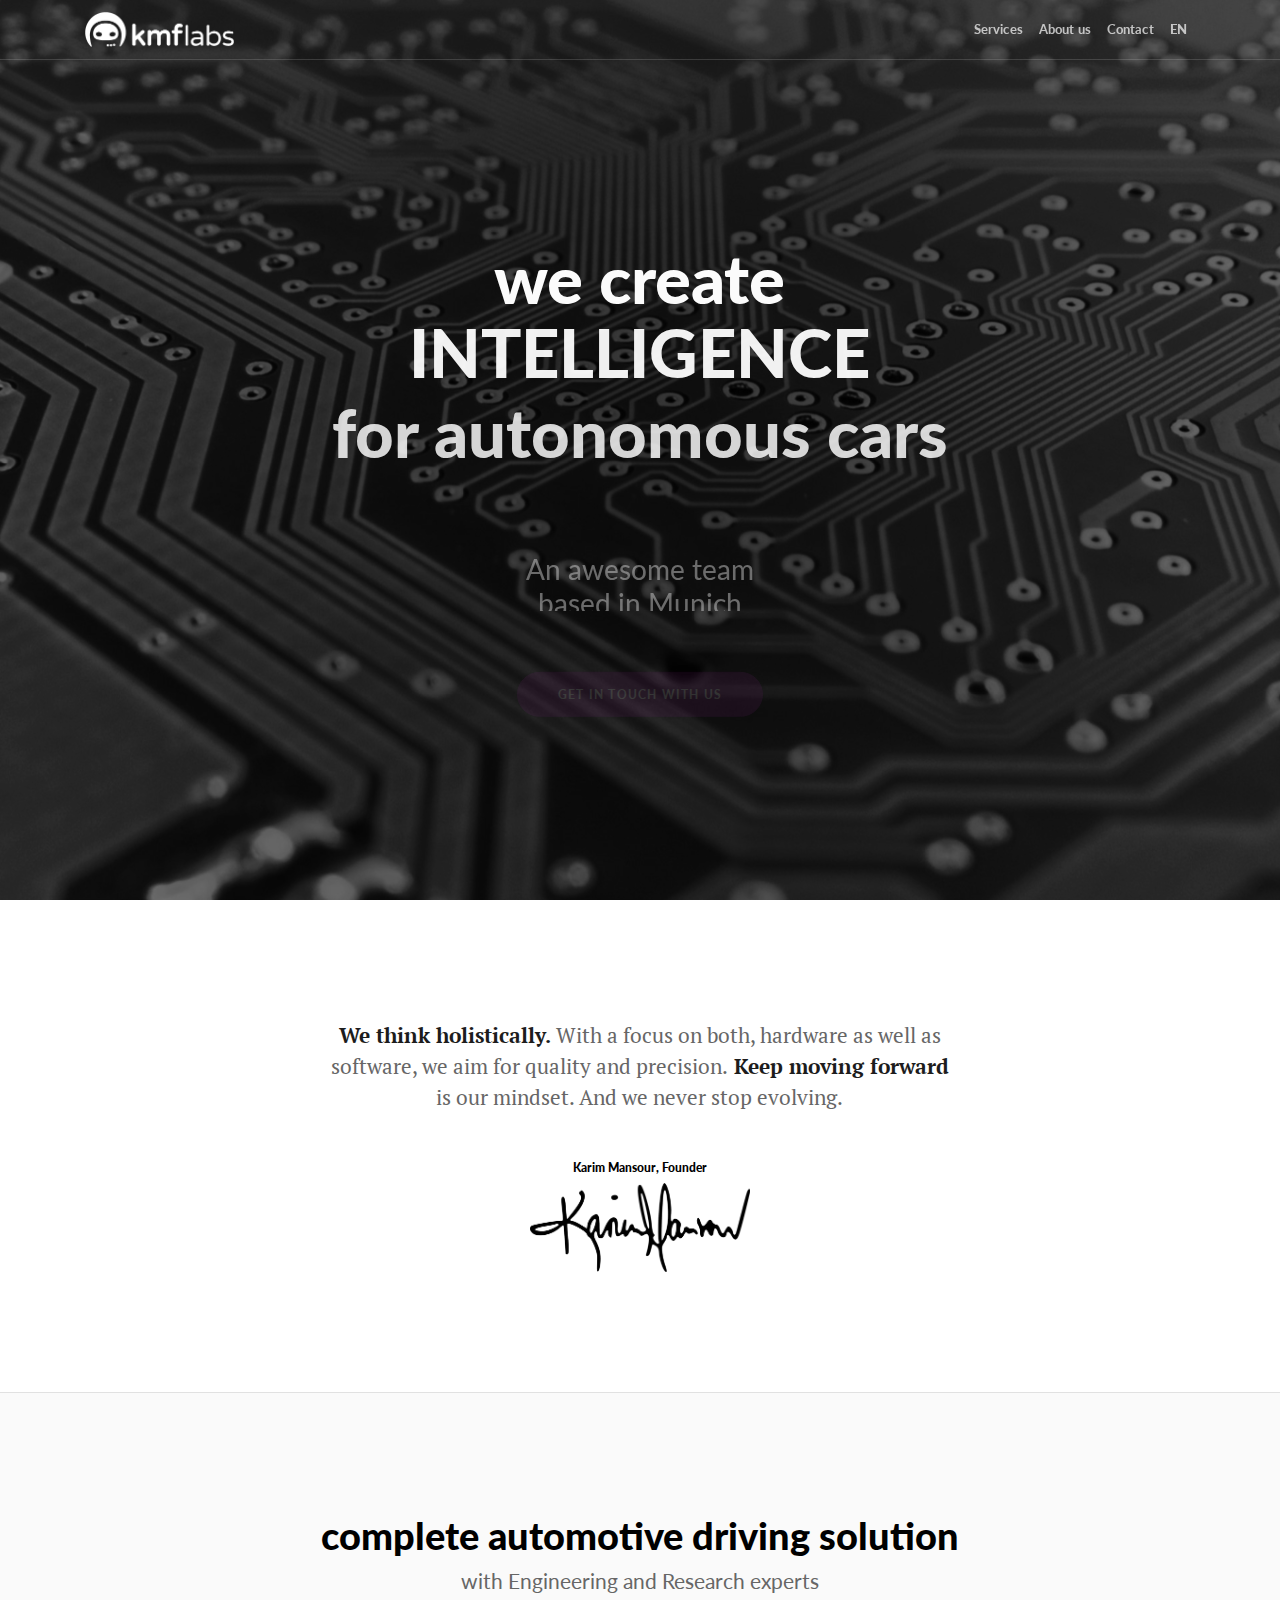
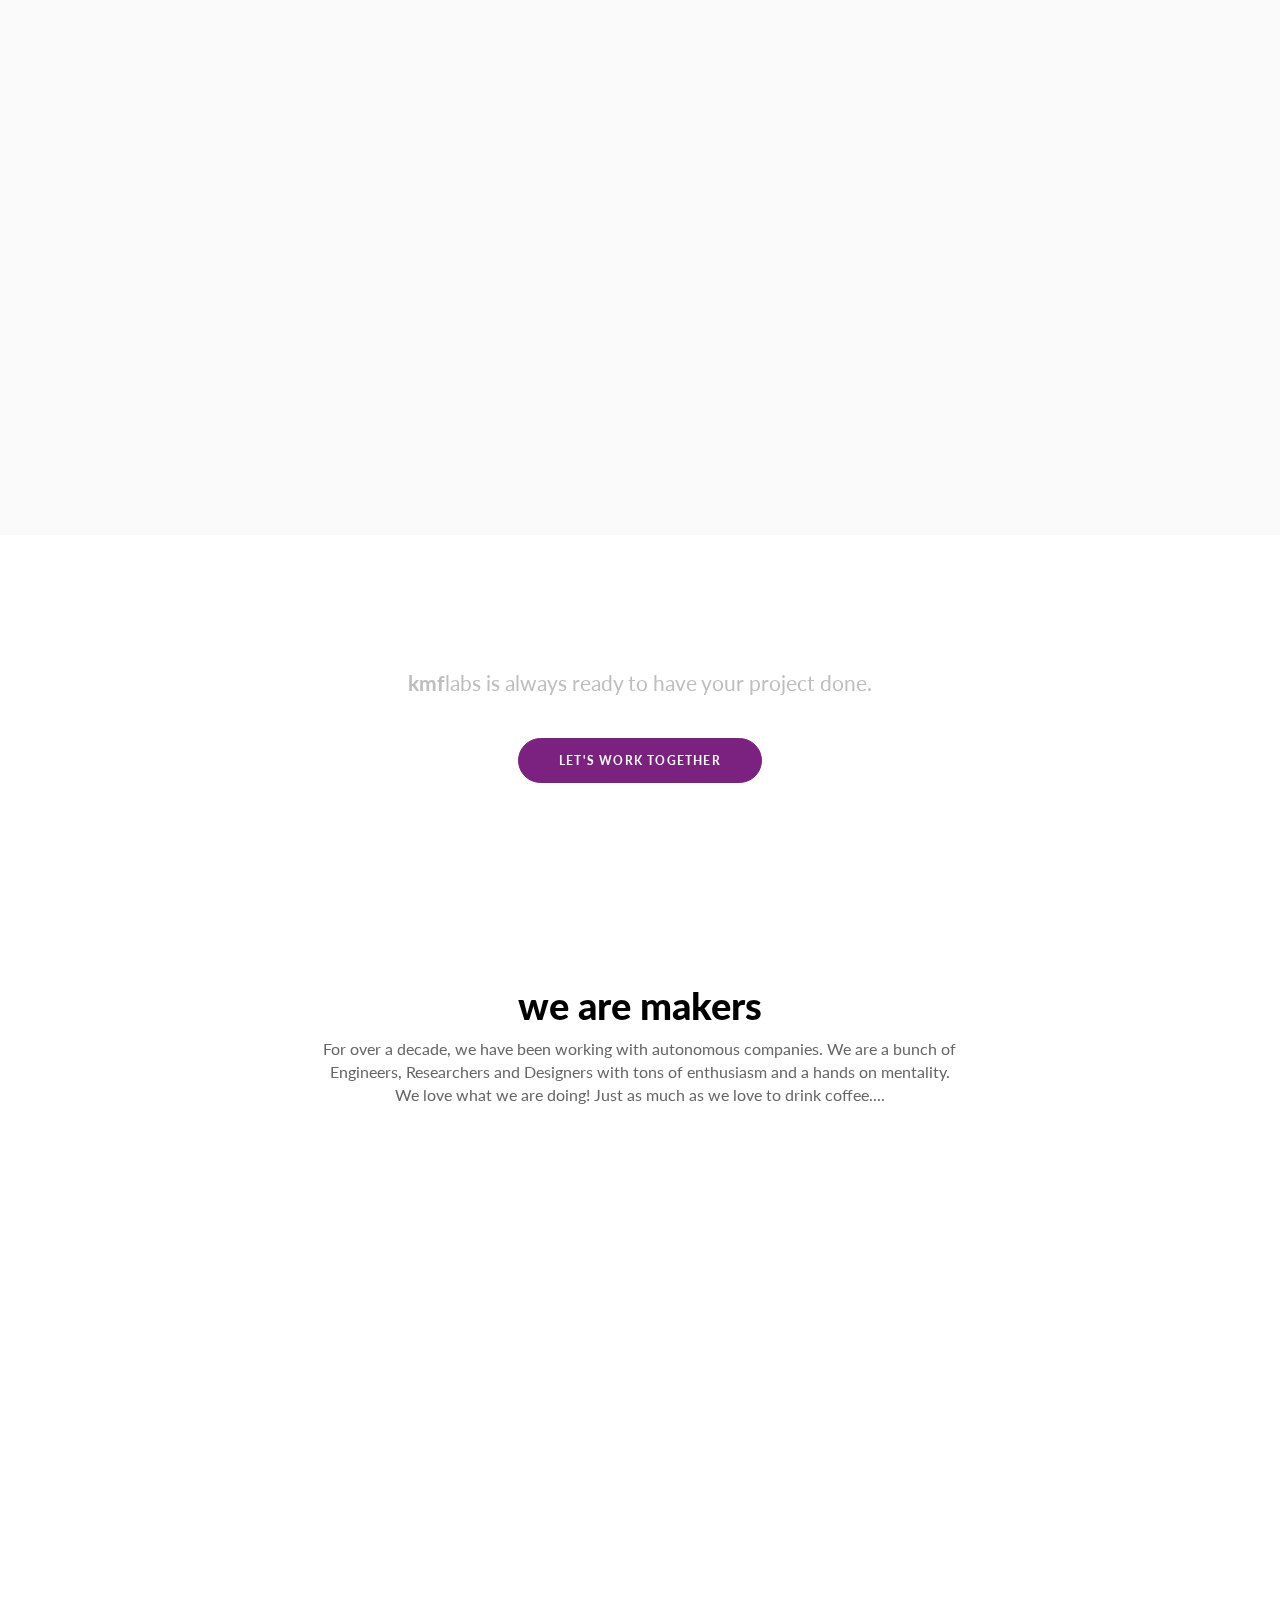
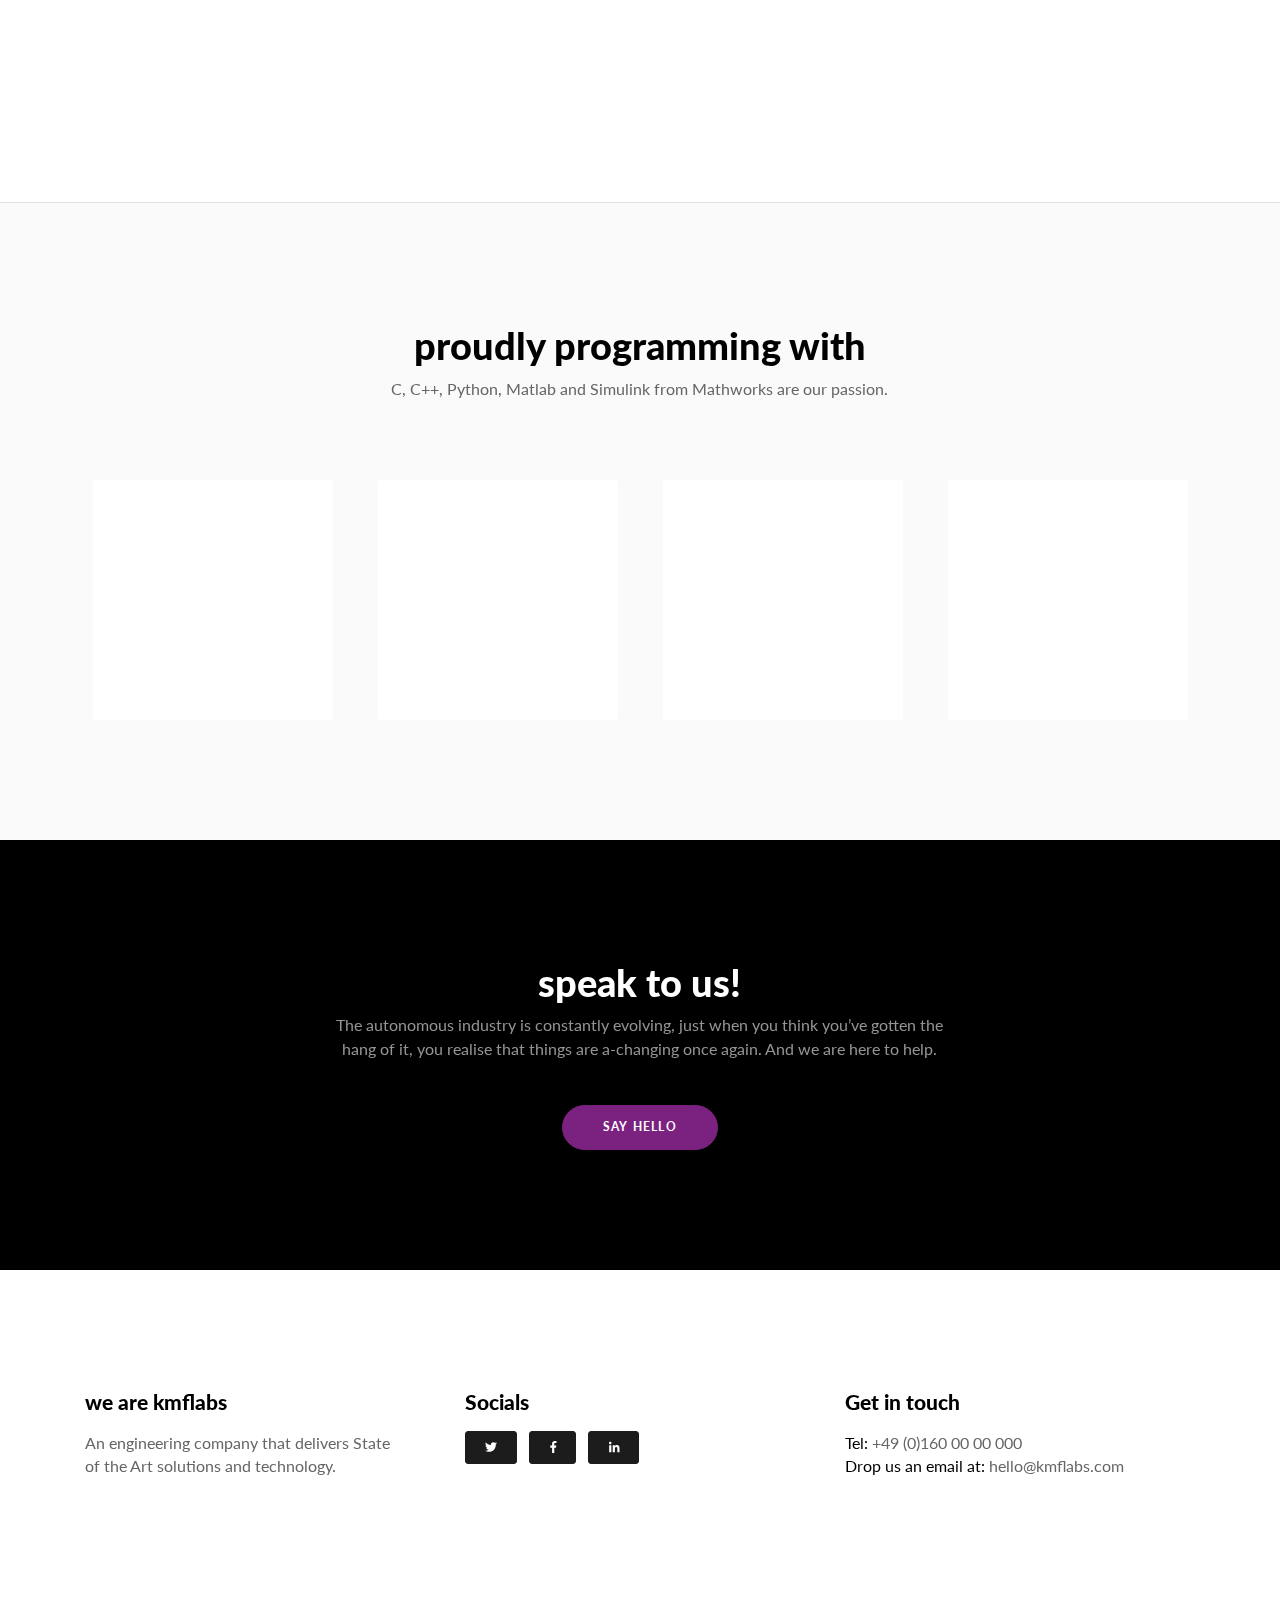
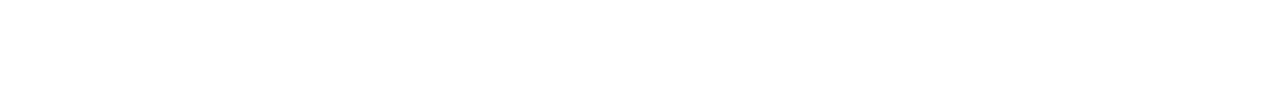
<file: index.html>
<!DOCTYPE html>
<html lang="en-US" dir="ltr">

  <head>
    <meta charset="utf-8">
    <meta http-equiv="X-UA-Compatible" content="IE=edge">
    <meta name="viewport" content="width=device-width, initial-scale=1">


    <!-- ===============================================-->
    <!--    Document Title-->
    <!-- ===============================================-->
    <title>kmflabs | Keep moving forward</title>


    <!-- ===============================================-->
    <!--    Favicons-->
    <!-- ===============================================-->
    <link rel="apple-touch-icon" sizes="180x180" href="assets/img/favicons/apple-touch-icon.png">
    <link rel="icon" type="image/png" sizes="32x32" href="assets/img/favicons/favicon-32x32.png">
    <link rel="icon" type="image/png" sizes="16x16" href="assets/img/favicons/favicon-16x16.png">
    <link rel="shortcut icon" type="image/x-icon" href="assets/img/favicons/favicon.ico">
    <link rel="manifest" href="assets/img/favicons/manifest.json">
    <meta name="msapplication-TileImage" content="assets/img/favicons/mstile-150x150.png">
    <meta name="theme-color" content="#ffffff">


    <!-- ===============================================-->
    <!--    Stylesheets-->
    <!-- ===============================================-->
    <link href="assets/lib/loaders.css/loaders.min.css" rel="stylesheet">
    <link href="https://fonts.googleapis.com/css?family=PT+Mono%7cPT+Serif:400,400i%7cLato:100,300,400,700,800,900" rel="stylesheet">
    <link href="assets/lib/remodal/remodal.css" rel="stylesheet">
    <link href="assets/lib/remodal/remodal-default-theme.css" rel="stylesheet">
    <link href="assets/lib/owl.carousel/owl.carousel.css" rel="stylesheet">
    <link href="assets/css/theme.css" rel="stylesheet">

  </head>


  <body>
    <nav class="navbar navbar-expand-lg navbar-dark fixed-top navbar-sparrow">
      <div class="container">
        <a class="navbar-brand" href="#top">
          <img src="assets/img/kmflabs_white.png" alt="kmflabs" height="35" />
        </a>
        <button class="navbar-toggler" type="button" data-toggle="collapse" data-target="#navbarNavDropdown1" aria-controls="navbarNavDropdown1" aria-expanded="false" aria-label="Toggle navigation"><span class="navbar-toggler-icon"></span></button>
        <div class="collapse navbar-collapse" id="navbarNavDropdown1">
          <ul class="navbar-nav ml-auto">
            <li class="nav-item">
              <a class="nav-link" href="#digital-features-1">Services</a>
            </li>
            <li class="nav-item">
              <a class="nav-link" href="#bigcartel-about">About us</a>
            </li>
            <li class="nav-item">
              <a class="nav-link" href="#digital-contact">Contact</a>
            </li>
            <li class="nav-item">
                <a class="nav-link" href="./" data-remodal-target="language"><strong>EN</strong></a>
            </li>
          </ul>
        </div>
      </div>
    </nav>

    <!-- ===============================================-->
    <!--    Main Content-->
    <!-- ===============================================-->
    <main class="main minh-100vh" id="top">


      <!-- ============================================-->
      <!-- Preloader ==================================-->
      <div class="preloader" id="preloader">
        <div class="loader">
          <div class="line-scale-pulse-out-rapid">
            <div></div>
            <div></div>
            <div></div>
            <div></div>
            <div></div>
          </div>
        </div>
      </div>
      <!-- ============================================-->
      <!-- End of Preloader ===========================-->


      <!-- ============================================-->
      <!-- <section> begin ============================-->
      <section class="py-0 overflow-hidden" id="digital-header">

        <div class="bg-holder overlay digital-header overlay-1" style="background-image:url(assets/img/headers/header_intelligence.jpg);" data-zanim-xs='{"delay":0,"animation":"zoom-out"}' data-zanim-trigger="scroll">
        </div>
        <!--/.bg-holder-->

        <div class="container">
          <div class="row minh-100vh align-items-center py-8 justify-content-center text-center">
            <div class="col-lg-8 col-xl-7" data-zanim-timeline="{}" data-zanim-trigger="scroll">
              <h1 class="fs-3 fs-sm-4 fs-md-5 text-white parallax display-4" data-rellax-speed="4"><span class="overflow-hidden d-block"><span class="d-inline-block font-weight-black" data-zanim-xs='{"delay":0.1}'>we create</span></span><span class="overflow-hidden d-block"><span class="d-inline-block text-uppercase d-block py-1" data-zanim-xs='{"delay":0.2}'>intelligence</span></span>
                <span
                  class="overflow-hidden d-block"><span class="d-inline-block font-weight-black mb-1" data-zanim-xs='{"delay":0.3}'>for autonomous cars</span></span>
              </h1>
              <div class="overflow-hidden parallax" data-rellax-speed="3">
                <h3 class="mt-3 mt-sm-4 mt-md-5 mb-4 text-300 font-weight-normal" data-zanim-xs='{"delay":0.4}'>An awesome team
                  <br class="d-none d-sm-block" />based in Munich</h3>
              </div>
              <div class="parallax" data-rellax-speed="2">
                <div data-zanim-xs='{"delay":0.5}'>
                  <a class="btn btn-primary rounded-capsule" href="mailto:hello@kmflabs.com">get in touch with us</a>
                </div>
              </div>
            </div>
          </div>
          <a class="indicator indicator-down" data-zanim-timeline='{"delay":1}' data-zanim-trigger="scroll" href="#target-down" data-offset="78"><span class="indicator-arrow indicator-arrow-one" data-zanim-xs='{"from":{"opacity":0,"y":15},"to":{"opacity":1,"y":-5,"scale":1},"ease":"Back.easeOut","duration":0.4,"delay":0.25}'></span><span class="indicator-arrow indicator-arrow-two" data-zanim-xs='{"from":{"opacity":0,"y":15},"to":{"opacity":1,"y":-5,"scale":1},"ease":"Back.easeOut","duration":0.4,"delay":0.5}'></span></a>
        </div>
        <!-- end of .container-->

      </section>
      <!-- <section> close ============================-->
      <!-- ============================================-->


      <div id="target-down"></div>
        
        
     <!-- ============================================-->
      <!-- <section> begin ============================-->
      <section class="text-center" id="bicycle-about">

        <div class="container">
          <div class="row justify-content-center">
            <div class="col-lg-7">
              <p class="lead"><span class="text-dark font-weight-semi-bold">We think holistically.</span> With a focus on both, hardware as well as software, we aim for quality and precision.<span class="text-dark font-weight-semi-bold"> Keep moving forward</span> is our mindset. And we never stop evolving.</p>
              <h6 class="mt-5"> Karim Mansour, Founder</h6>
              <img src="assets/img/signature.png" alt="" width="220" />
            </div>
          </div>
        </div>
        <!-- end of .container-->

      </section>
      <!-- <section> close ============================-->
      <!-- ============================================-->   
        
        
     <!-- ============================================-->
      <!-- <section> begin ============================-->
      <section class="text-center text-sans-serif bg-light border-top" id="digital-features-1">

        <div class="container">
          <div class="row justify-content-center">
            <div class="col-lg-9">
              <h2>complete automotive driving solution</h2>
              <p class="lead mb-0">with Engineering and Research experts</p>
            </div>
          </div>
          <div class="row mt-7 text-left">
            <div class="col-sm-6 col-lg-4 pr-sm-5" data-zanim-timeline='{"delay":0}' data-zanim-trigger="scroll">
              <div class="media text-sans-serif"><span class="mr-3 fs-3 fas fa-code-branch" data-zanim-xs='{"delay":0.2,"animation":"slide-right"}'></span>
                <div class="media-body overflow-hidden">
                  <h6 class="ls text-uppercase" data-zanim-xs='{"delay":0.2,"animation":"slide-right"}'>Artificial Intelligence</h6>
                  <p data-zanim-xs='{"delay":0.3,"animation":"slide-right"}'>Designing and implementing deep neural networks to solve complex autonomous driving problems.</p>
                </div>
              </div>
            </div>
            <div class="col-sm-6 col-lg-4 pr-sm-5 mt-4 mt-sm-0" data-zanim-timeline='{"delay":0.1}' data-zanim-trigger="scroll">
              <div class="media text-sans-serif"><span class="mr-3 fs-3 fas fa-road" data-zanim-xs='{"delay":0.2,"animation":"slide-right"}'></span>
                <div class="media-body overflow-hidden">
                  <h6 class="ls text-uppercase" data-zanim-xs='{"delay":0.2,"animation":"slide-right"}'>Advanced Driving Assistance (ADAS)</h6>
                  <p data-zanim-xs='{"delay":0.3,"animation":"slide-right"}'>Use fused data from multiple sensors to take active decisions like Lane Keep, Adaptice Cruise Control, Automatice Emergency Braking, etc.</p>
                </div>
              </div>
            </div>
            <div class="col-sm-6 col-lg-4 pr-sm-5 mt-4 mt-lg-0" data-zanim-timeline='{"delay":0.2}' data-zanim-trigger="scroll">
              <div class="media text-sans-serif"><span class="mr-3 fs-3 far  fas fa-database" data-zanim-xs='{"delay":0.2,"animation":"slide-right"}'></span>
                <div class="media-body overflow-hidden">
                  <h6 class="ls text-uppercase" data-zanim-xs='{"delay":0.2,"animation":"slide-right"}'>Radar, Camera &amp; Lidar Fusion</h6>
                  <p data-zanim-xs='{"delay":0.3,"animation":"slide-right"}'>Fusing data from multiple sensors to provide reliable filtered data ready to be processed for active driving decisions.</p>
                </div>
              </div>
            </div>
            <div class="col-sm-6 col-lg-4 pr-sm-5 mt-4" data-zanim-timeline='{"delay":0.3}' data-zanim-trigger="scroll">
              <div class="media text-sans-serif"><span class="mr-3 fs-3 far fa-eye" data-zanim-xs='{"delay":0.2,"animation":"slide-right"}'></span>
                <div class="media-body overflow-hidden">
                  <h6 class="ls text-uppercase" data-zanim-xs='{"delay":0.2,"animation":"slide-right"}'>Computer Vision</h6>
                  <p data-zanim-xs='{"delay":0.3,"animation":"slide-right"}'>Designing and implementing Camera and LiDAR algorithms to detect moving objects, free space, traffic lights and many other features.</p>
                </div>
              </div>
            </div>
            <div class="col-sm-6 col-lg-4 pr-sm-5 mt-4" data-zanim-timeline='{"delay":0.4}' data-zanim-trigger="scroll">
              <div class="media text-sans-serif"><span class="mr-3 fs-3 fas fa-map" data-zanim-xs='{"delay":0.2,"animation":"slide-right"}'></span>
                <div class="media-body overflow-hidden">
                  <h6 class="ls text-uppercase" data-zanim-xs='{"delay":0.2,"animation":"slide-right"}'>HD Maps</h6>
                  <p data-zanim-xs='{"delay":0.3,"animation":"slide-right"}'>Building and integrating HD Maps in order to localize the vehicle in just a few centimeters precision.</p>
                </div>
              </div>
            </div>
            <div class="col-sm-6 col-lg-4 pr-sm-5 mt-4" data-zanim-timeline='{"delay":0.5}' data-zanim-trigger="scroll">
              <div class="media text-sans-serif"><span class="mr-3 fs-3 fas fa-memory" data-zanim-xs='{"delay":0.2,"animation":"slide-right"}'></span>
                <div class="media-body overflow-hidden">
                  <h6 class="ls text-uppercase" data-zanim-xs='{"delay":0.2,"animation":"slide-right"}'>Electronic Control Unit (ECU)</h6>
                  <p data-zanim-xs='{"delay":0.3,"animation":"slide-right"}'>Designing and implementing ECU frameworks including boot-loader (ISO14229) in addition to AutoSAR stacks integration, and building model based development tool chains on top.</p>
                </div>
              </div>
            </div>
          </div>
        </div>
        <!-- end of .container-->

      </section>
      <!-- <section> close ============================-->
      <!-- ============================================-->

    

       <!-- ============================================-->
      <!-- <section> begin ============================-->
      <section class="py-0" id="default-cta-1">
          <div class="bg-holder overlay rounded" style="background-image:url(assets/img/headers/bg_333.jpg);" data-zanim-trigger="scroll" data-zanim-lg='{"animation":"zoom-out","delay":0}'>
            </div>
        <div class="container">
          <div class="position-absolute overflow-hidden a-0">
            
            <!--/.bg-holder-->

          </div>
          <div class="row justify-content-center text-sans-serif text-center py-7">
            <div class="col-lg-9 px-4">
              <h3 class="fs-2 fs-sm-3 text-white">can we support you?</h3>
              <p class="lead text-400 px-lg-7"><strong>kmf</strong>labs is always ready to have your project done.</p>
              <div data-zanim-xs='{"delay":0.5}'><br>
                  <a class="btn btn-primary rounded-capsule" href="mailto:hello@kmflabs.com">Let's work together</a>
              </div>
            </div>
          </div>
        </div>
        <!-- end of .container-->

      </section>
      <!-- <section> close ============================-->
      <!-- ============================================-->



 <!-- ============================================-->
      <!-- <section> begin ============================-->
      <section class="text-center text-sans-serif" id="bigcartel-about">

        <div class="container">
          <div class="row justify-content-center">
            <div class="col-lg-7">
              <h2>we are makers</h2>
              <p>For over a decade, we have been working with autonomous companies. We are a bunch of Engineers, Researchers and Designers with tons of enthusiasm and a hands on mentality. We love what we are doing! Just as much as we love to drink coffee....</p>
            </div>
          </div>
          <div class="row mt-6">
            <div class="col-lg-8 px-lg-2">
              <img class="rounded img-fluid" src="assets/img/hello.jpg" alt="" data-zanim-lg='{"delay":0.1,"animation":"zoom-in"}' data-zanim-trigger="scroll" />
            </div>
            <div class="col-lg px-lg-2 mt-2 mt-lg-0">
              <div class="row">
                <div class="col-12 px-lg-2">
                  <img class="rounded img-fluid" src="assets/img/karim.jpg" alt="" data-zanim-lg='{"delay":0.2,"animation":"zoom-in"}' data-zanim-trigger="scroll" />
                </div>
                <div class="col px-lg-2 mt-2">
                  <img class="rounded img-fluid" src="assets/img/coffee.jpg" alt="" data-zanim-lg='{"delay":0.3,"animation":"zoom-in"}' data-zanim-trigger="scroll" />
                </div>
              </div>
            </div>
          </div>
        </div>
        <!-- end of .container-->

      </section>
      <!-- <section> close ============================-->
      <!-- ============================================-->




      <!-- ============================================-->
      <!-- <section> begin ============================-->
      <section class="text-center text-sans-serif bg-light border-top" id="digital-partners">

        <div class="container">
          <div class="row justify-content-center">
            <div class="col-lg-7">
              <h2>proudly programming with</h2>
              <p>C, C++, Python, Matlab and Simulink from Mathworks are our passion.</p>
            </div>
          </div>
          <div class="row justify-content-center mt-6">
            <div class="col-6 col-md-4 col-lg-3 d-flex justify-content-center align-items-center">
              <div class="bg-white p-4 p-sm-6 h-100 rounded">
                <img class="logo-grid" src="assets/img/logo/c.png" alt="" data-zanim-xs='{"delay":0.3,"animation":"zoom-in"}' data-zanim-trigger="scroll" />
              </div>
            </div>
            <div class="col-6 col-md-4 col-lg-3 d-flex justify-content-center align-items-center">
              <div class="bg-white p-4 p-sm-6 h-100 rounded">
                <img class="logo-grid" src="assets/img/logo/c++.png" alt="" data-zanim-xs='{"delay":0.2,"animation":"zoom-in"}' data-zanim-trigger="scroll" />
              </div>
            </div>
            <div class="col-6 col-md-4 col-lg-3 d-flex justify-content-center align-items-center mt-4 mt-md-0">
              <div class="bg-white p-4 p-sm-6 h-100 rounded">
                   <img class="logo-grid" src="assets/img/logo/python.png" alt="" data-zanim-xs='{"delay":0.1,"animation":"zoom-in"}' data-zanim-trigger="scroll" />
              </div>
            </div>
            <div class="col-6 col-md-4 col-lg-3 d-flex justify-content-center align-items-center mt-4 mt-lg-0">
              <div class="bg-white p-4 p-sm-6 h-100 rounded">
                <img class="logo-grid" src="assets/img/logo/matlab.png" alt="" data-zanim-xs='{"delay":0.4,"animation":"zoom-in"}' data-zanim-trigger="scroll" />
              </div>
            </div>
          </div>
        </div>
        <!-- end of .container-->

      </section>
      <!-- <section> close ============================-->
      <!-- ============================================-->




      <!-- ============================================-->
      <!-- <section> begin ============================-->
      <section class="text-center bg-black text-sans-serif" id="digital-contact">

        <div class="container">
          <div class="row justify-content-center">
            <div class="col-lg-7">
              <h2 class="text-white">speak to us!</h2>
              <p class="text-500">The autonomous industry is constantly evolving, just when you think you’ve gotten the hang of it, you realise that things are a-changing once again. And we are here to help.</p>
            </div>
          </div>
          <div class="row mt-4 text-center">
            <div class="col">
              <a class="btn btn-primary rounded-capsule" href="mailto:hello@kmflabs.com">Say hello</a>
            </div>
          </div>
        </div>
        <!-- end of .container-->

      </section>
      <!-- <section> close ============================-->
      <!-- ============================================-->




      <!-- ============================================-->
      <!-- <section> begin ============================-->
      <section class="text-sans-serif" id="digital-socials">

        <div class="container">
          <div class="row">
            <div class="col-lg-4 pr-lg-5">
              <h4 class="mb-3">we are <strong>kmf</strong>labs</h4>
              <p>An engineering company that delivers State of the Art solutions and technology. </p>
            </div>
            <div class="col-md-6 col-lg-4 mt-6 mt-lg-0">
              <h4 class="mb-3">Socials</h4>
              <a class="btn btn-dark btn-sm mr-2" target="_blank" href="#"><span class="fab fa-twitter"></span></a>
              <a class="btn btn-dark btn-sm mr-2" target="_blank" href="#"><span class="fab fa-facebook-f"></span></a>
              <a class="btn btn-dark btn-sm" target="_blank" href="#"><span class="fab fa-linkedin-in"></span></a>
            </div>
            <div class="col-md-6 col-lg-4 mt-6 mt-lg-0">
              <h4 class="mb-3">Get in touch</h4>
              <p class="mb-0"><span class="text-black">Tel:</span>
                <a class="text-700" href="tel:+49160000000">+49 (0)160 00 00 000</a>
              </p>
              <p class="mb-0"><span class="text-black">Drop us an email at:</span>
                <a class="text-700" href="mailto:hello@kmflabs.com">hello@kmflabs.com</a>
              </p>
            </div>
          </div>
        </div>
        <!-- end of .container-->

      </section>
      <!-- <section> close ============================-->
      <!-- ============================================-->


    </main>
    <!-- ===============================================-->
    <!--    End of Main Content-->
    <!-- ===============================================-->




    <!--===============================================-->
    <!--    Footer-->
    <!--===============================================-->
    <footer class="footer bg-black text-600 py-4 text-sans-serif text-center overflow-hidden" data-zanim-timeline="{}" data-zanim-trigger="scroll">
      <div class="container">
        <div class="row align-items-center">
          <div class="col-lg-4 order-lg-2">
            <a class="indicator indicator-up" href="#top"><span class="indicator-arrow indicator-arrow-one" data-zanim-xs='{"from":{"opacity":0,"y":15},"to":{"opacity":1,"y":-5,"scale":1},"ease":"Back.easeOut","duration":0.4,"delay":0.9}'></span><span class="indicator-arrow indicator-arrow-two" data-zanim-xs='{"from":{"opacity":0,"y":15},"to":{"opacity":1,"y":-5,"scale":1},"ease":"Back.easeOut","duration":0.4,"delay":1.05}'></span></a>
          </div>
          <div class="col-lg-4 text-lg-left mt-4 mt-lg-0">
            <p class="fs--1 text-uppercase ls font-weight-bold mb-0">
              Copyright &copy; <strong>kmf</strong>labs</p>
          </div>
          <div class="col-lg-4 text-lg-right order-lg-2 mt-2 mt-lg-0">
            <a class="fs--1 text-uppercase ls font-weight-bold mb-0 text-600" href="#" data-remodal-target="imprint">Imprint
            </a>
          </div>
        </div>
      </div>
    </footer>


    <!--===============================================-->
    <!--    Modal for language selection-->
    <!--===============================================-->
    <div class="remodal bg-black remodal-select-language" data-remodal-id="language">
      <div class="remodal-close" data-remodal-action="close"></div>
      <ul class="list-unstyled pl-0 my-0 py-4 text-sans-serif">
        <li>
          <a class="pt-1 d-block text-white font-weight-semi-bold" href="#">English</a>
        </li>
        <li>
          <a class="pt-1 d-block text-500" href="./home-de.html">Deutsch</a>
        </li>
      </ul>
    </div>
      
    <!--===============================================-->
    <!--    Modal for imprint-->
    <!--===============================================-->
    <div class="remodal bg-black remodal-select-language" data-remodal-id="imprint">
        <div class="py-4">
      <div class="remodal-close" data-remodal-action="close"></div>
        <h2 class="text-white">imprint</h2>
      <p class="pl-0 my-0 py-4 text-white text-sans-serif">
          <strong>kmf</strong>labs<br>
      </p></div>
    </div>  


    <!-- ===============================================-->
    <!--    JavaScripts-->
    <!-- ===============================================-->
    <script src="assets/js/jquery.min.js"></script>
    <script src="assets/js/popper.min.js"></script>
    <script src="assets/js/bootstrap.js"></script>
    <script src="assets/js/plugins.js"></script>
    <script src="assets/lib/loaders.css/loaders.css.js"></script>
    <script src="assets/js/stickyfill.min.js"></script>
    <script src="assets/lib/remodal/remodal.js"></script>
    <script src="assets/js/rellax.min.js"></script>
    <script src="assets/lib/owl.carousel/owl.carousel.js"></script>
    <script src="assets/js/theme.js"></script>

  </body>

</html>
</file>
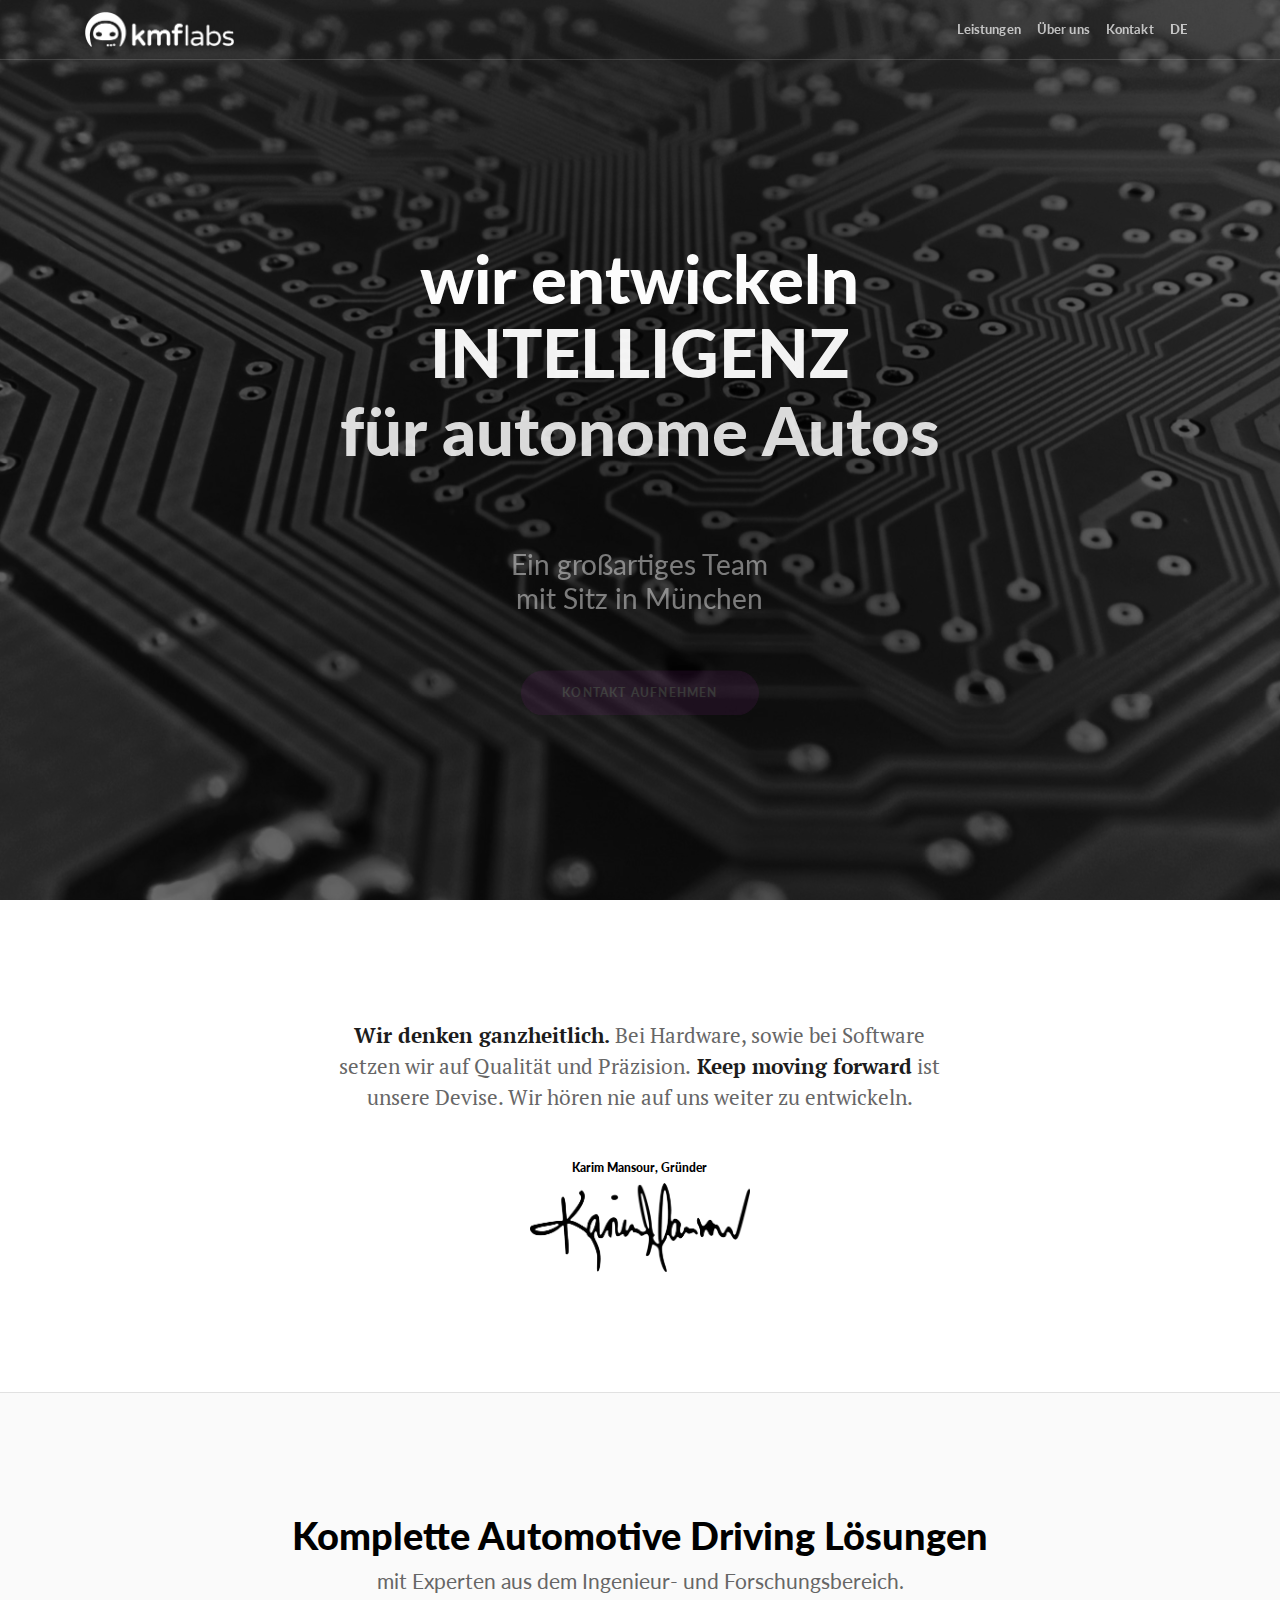
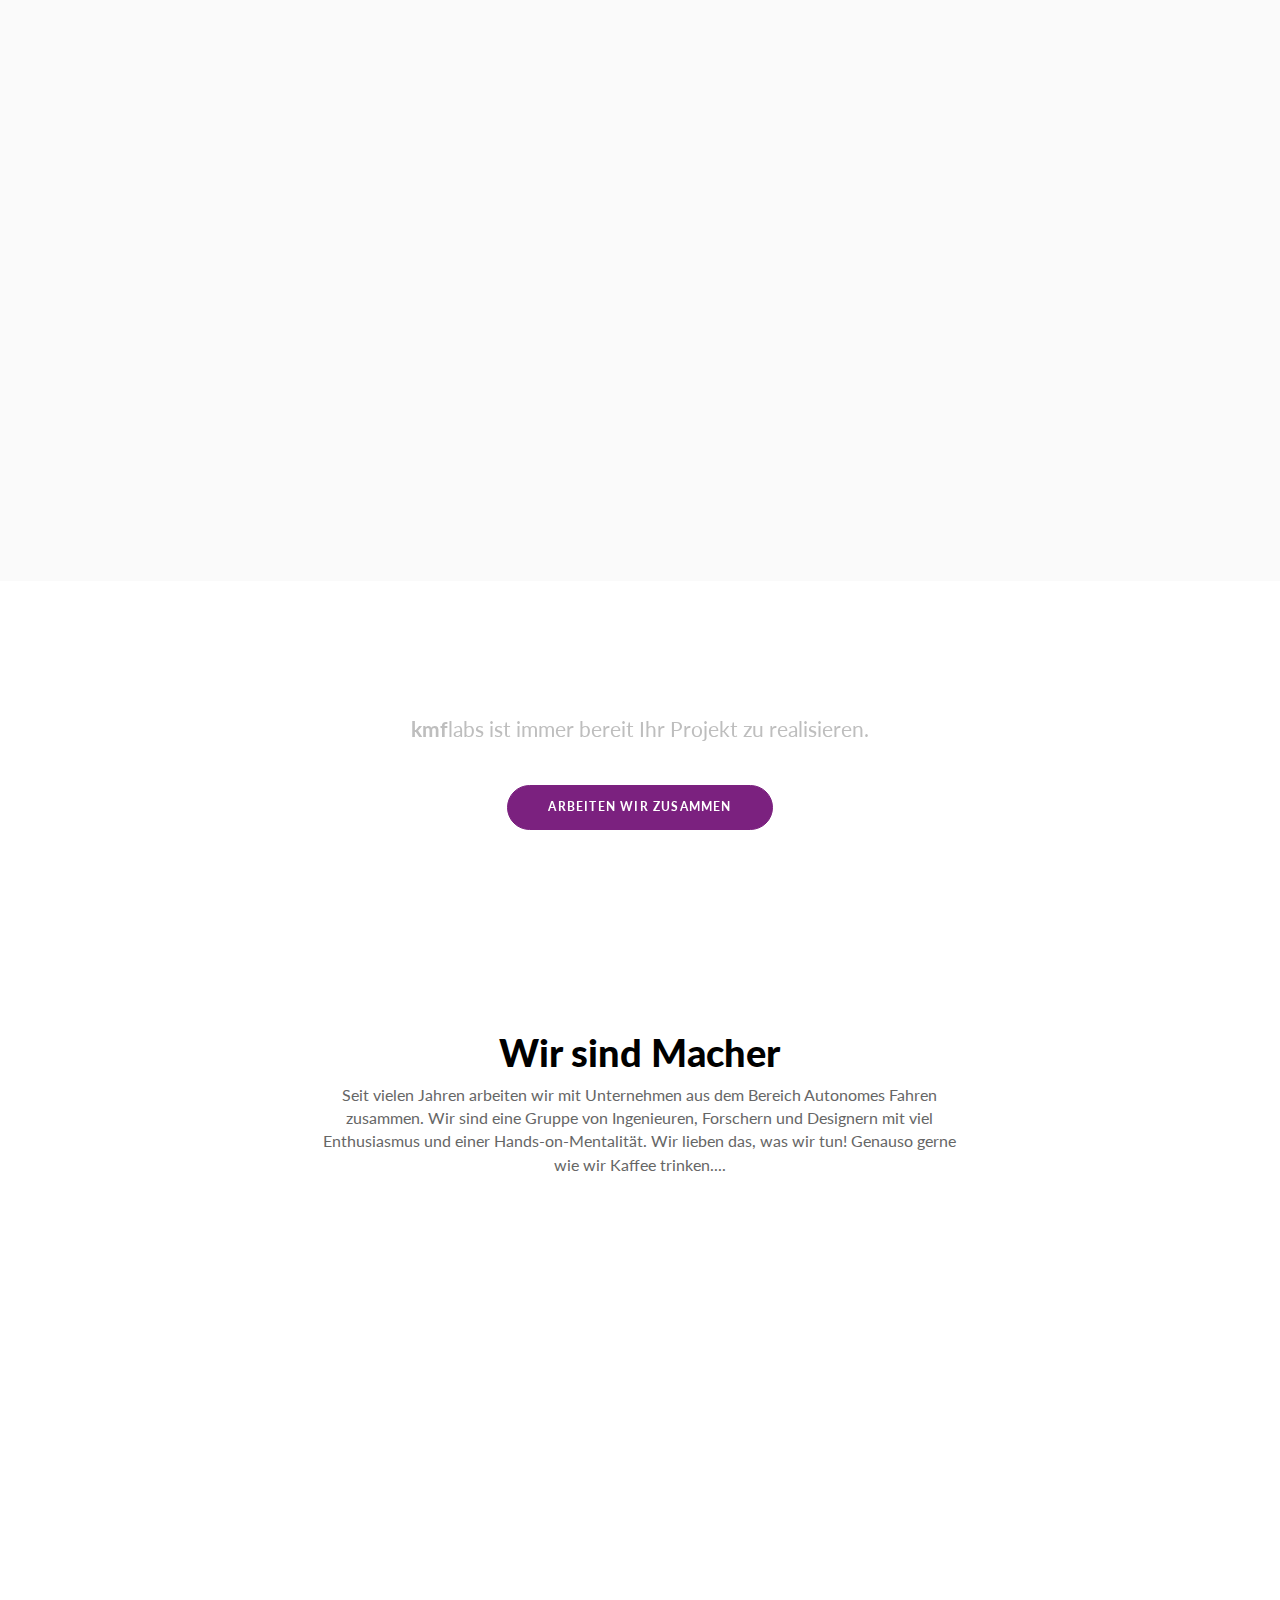
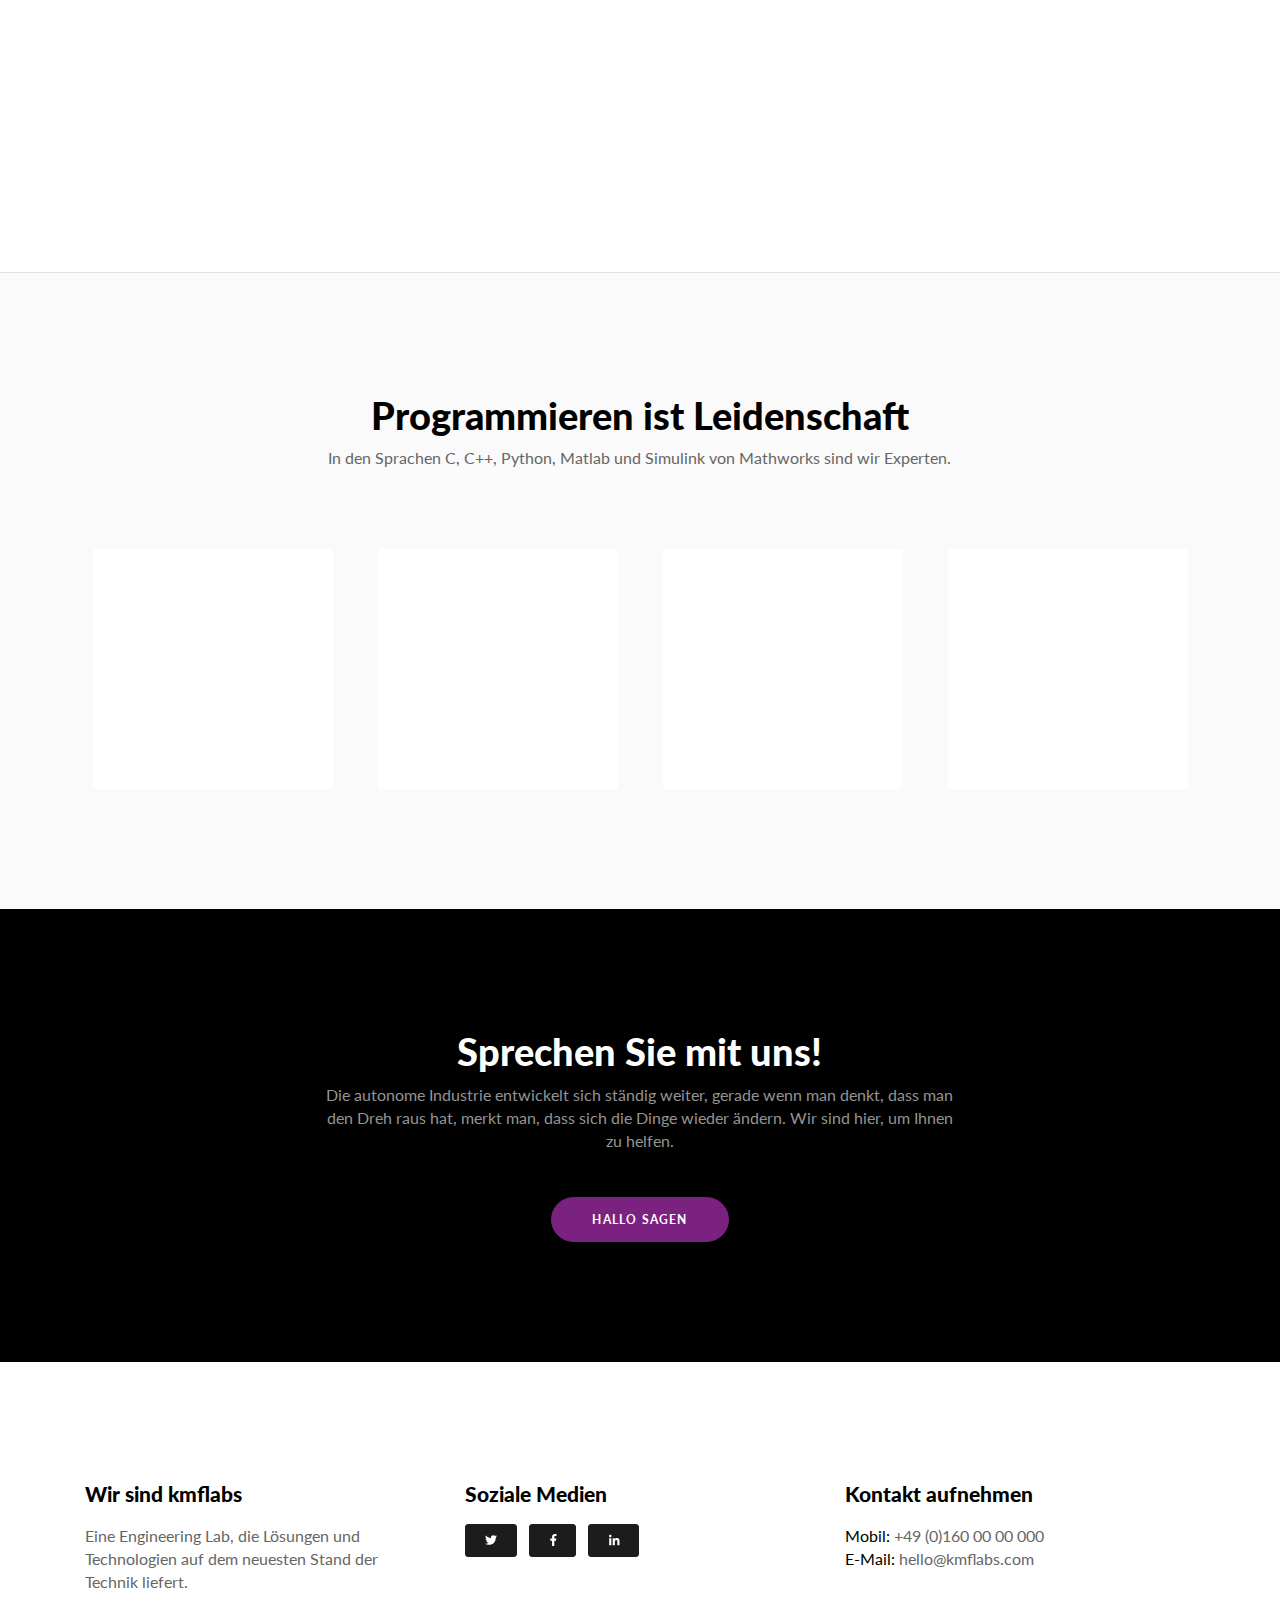
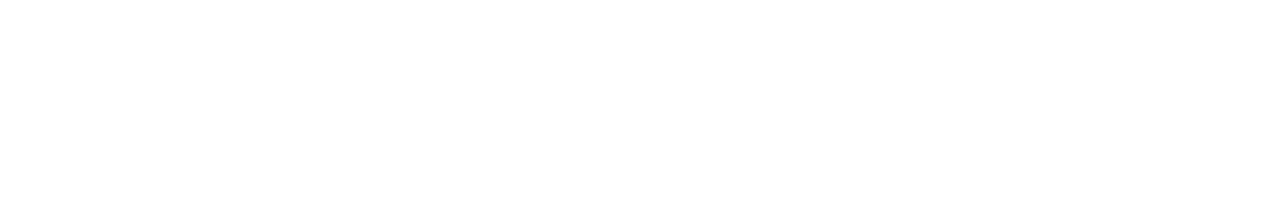
<file: home-de.html>
<!DOCTYPE html>
<html lang="en-US" dir="ltr">

  <head>
    <meta charset="utf-8">
    <meta http-equiv="X-UA-Compatible" content="IE=edge">
    <meta name="viewport" content="width=device-width, initial-scale=1">


    <!-- ===============================================-->
    <!--    Document Title-->
    <!-- ===============================================-->
    <title>kmflabs | Keep moving forward</title>


    <!-- ===============================================-->
    <!--    Favicons-->
    <!-- ===============================================-->
    <link rel="apple-touch-icon" sizes="180x180" href="assets/img/favicons/apple-touch-icon.png">
    <link rel="icon" type="image/png" sizes="32x32" href="assets/img/favicons/favicon-32x32.png">
    <link rel="icon" type="image/png" sizes="16x16" href="assets/img/favicons/favicon-16x16.png">
    <link rel="shortcut icon" type="image/x-icon" href="assets/img/favicons/favicon.ico">
    <link rel="manifest" href="assets/img/favicons/manifest.json">
    <meta name="msapplication-TileImage" content="assets/img/favicons/mstile-150x150.png">
    <meta name="theme-color" content="#ffffff">


    <!-- ===============================================-->
    <!--    Stylesheets-->
    <!-- ===============================================-->
    <link href="assets/lib/loaders.css/loaders.min.css" rel="stylesheet">
    <link href="https://fonts.googleapis.com/css?family=PT+Mono%7cPT+Serif:400,400i%7cLato:100,300,400,700,800,900" rel="stylesheet">
    <link href="assets/lib/remodal/remodal.css" rel="stylesheet">
    <link href="assets/lib/remodal/remodal-default-theme.css" rel="stylesheet">
    <link href="assets/lib/owl.carousel/owl.carousel.css" rel="stylesheet">
    <link href="assets/css/theme.css" rel="stylesheet">

  </head>


  <body>
    <nav class="navbar navbar-expand-lg navbar-dark fixed-top navbar-sparrow">
      <div class="container">
        <a class="navbar-brand" href="#top">
          <img src="assets/img/kmflabs_white.png" alt="kmflabs" height="35" />
        </a>
        <button class="navbar-toggler" type="button" data-toggle="collapse" data-target="#navbarNavDropdown1" aria-controls="navbarNavDropdown1" aria-expanded="false" aria-label="Toggle navigation"><span class="navbar-toggler-icon"></span></button>
        <div class="collapse navbar-collapse" id="navbarNavDropdown1">
          <ul class="navbar-nav ml-auto">
            <li class="nav-item">
              <a class="nav-link" href="#digital-features-1">Leistungen</a>
            </li>
            <li class="nav-item">
              <a class="nav-link" href="#bigcartel-about">Über uns</a>
            </li>
            <li class="nav-item">
              <a class="nav-link" href="#digital-contact">Kontakt</a>
            </li>
            <li class="nav-item">
                <a class="nav-link" href="#" data-remodal-target="language"><strong>DE</strong></a>
            </li>
          </ul>
        </div>
      </div>
    </nav>

    <!-- ===============================================-->
    <!--    Main Content-->
    <!-- ===============================================-->
    <main class="main minh-100vh" id="top">


      <!-- ============================================-->
      <!-- Preloader ==================================-->
      <div class="preloader" id="preloader">
        <div class="loader">
          <div class="line-scale-pulse-out-rapid">
            <div></div>
            <div></div>
            <div></div>
            <div></div>
            <div></div>
          </div>
        </div>
      </div>
      <!-- ============================================-->
      <!-- End of Preloader ===========================-->


      <!-- ============================================-->
      <!-- <section> begin ============================-->
      <section class="py-0 overflow-hidden" id="digital-header">

        <div class="bg-holder overlay digital-header overlay-1" style="background-image:url(assets/img/headers/header_intelligence.jpg);" data-zanim-xs='{"delay":0,"animation":"zoom-out"}' data-zanim-trigger="scroll">
        </div>
        <!--/.bg-holder-->

        <div class="container">
          <div class="row minh-100vh align-items-center py-8 justify-content-center text-center">
            <div class="col-lg-8 col-xl-7" data-zanim-timeline="{}" data-zanim-trigger="scroll">
              <h1 class="fs-3 fs-sm-4 fs-md-5 text-white parallax display-4" data-rellax-speed="4"><span class="overflow-hidden d-block"><span class="d-inline-block font-weight-black" data-zanim-xs='{"delay":0.1}'>wir entwickeln</span></span><span class="overflow-hidden d-block"><span class="d-inline-block text-uppercase d-block py-1" data-zanim-xs='{"delay":0.2}'>intelligenz</span></span>
                <span
                  class="overflow-hidden d-block"><span class="d-inline-block font-weight-black mb-1" data-zanim-xs='{"delay":0.3}'>für autonome Autos</span></span>
              </h1>
              <div class="overflow-hidden parallax" data-rellax-speed="3">
                <h3 class="mt-3 mt-sm-4 mt-md-5 mb-4 text-300 font-weight-normal" data-zanim-xs='{"delay":0.4}'>Ein großartiges Team
                  <br class="d-none d-sm-block" />mit Sitz in München</h3>
              </div>
              <div class="parallax" data-rellax-speed="2">
                <div data-zanim-xs='{"delay":0.5}'>
                  <a class="btn btn-primary rounded-capsule" href="mailto:hello@kmflabs.com">Kontakt aufnehmen</a>
                </div>
              </div>
            </div>
          </div>
          <a class="indicator indicator-down" data-zanim-timeline='{"delay":1}' data-zanim-trigger="scroll" href="#target-down" data-offset="78"><span class="indicator-arrow indicator-arrow-one" data-zanim-xs='{"from":{"opacity":0,"y":15},"to":{"opacity":1,"y":-5,"scale":1},"ease":"Back.easeOut","duration":0.4,"delay":0.25}'></span><span class="indicator-arrow indicator-arrow-two" data-zanim-xs='{"from":{"opacity":0,"y":15},"to":{"opacity":1,"y":-5,"scale":1},"ease":"Back.easeOut","duration":0.4,"delay":0.5}'></span></a>
        </div>
        <!-- end of .container-->

      </section>
      <!-- <section> close ============================-->
      <!-- ============================================-->


      <div id="target-down"></div>
        
        
     <!-- ============================================-->
      <!-- <section> begin ============================-->
      <section class="text-center" id="bicycle-about">

        <div class="container">
          <div class="row justify-content-center">
            <div class="col-lg-7">
              <p class="lead"><span class="text-dark font-weight-semi-bold">Wir denken ganzheitlich.</span> Bei Hardware, sowie bei Software setzen wir auf Qualität und Präzision.<span class="text-dark font-weight-semi-bold"> Keep moving forward</span> ist unsere Devise. Wir hören nie auf uns weiter zu entwickeln.</p>
              <h6 class="mt-5"> Karim Mansour, Gründer</h6>
              <img src="assets/img/signature.png" alt="" width="220" />
            </div>
          </div>
        </div>
        <!-- end of .container-->

      </section>
      <!-- <section> close ============================-->
      <!-- ============================================-->   
        
        
     <!-- ============================================-->
      <!-- <section> begin ============================-->
      <section class="text-center text-sans-serif bg-light border-top" id="digital-features-1">

        <div class="container">
          <div class="row justify-content-center">
            <div class="col-lg-9">
              <h2>Komplette Automotive Driving Lösungen</h2>
              <p class="lead mb-0">mit Experten aus dem Ingenieur- und Forschungsbereich.</p>
            </div>
          </div>
          <div class="row mt-7 text-left">
            <div class="col-sm-6 col-lg-4 pr-sm-5" data-zanim-timeline='{"delay":0}' data-zanim-trigger="scroll">
              <div class="media text-sans-serif"><span class="mr-3 fs-3 fas fa-code-branch" data-zanim-xs='{"delay":0.2,"animation":"slide-right"}'></span>
                <div class="media-body overflow-hidden">
                  <h6 class="ls text-uppercase" data-zanim-xs='{"delay":0.2,"animation":"slide-right"}'>Künstliche Intelligenz</h6>
                  <p data-zanim-xs='{"delay":0.3,"animation":"slide-right"}'>Entwurf und Implementierung von künstlichen neuronalen Netzwerken, zur Lösung komplexer autonomer Fahrprobleme.</p>
                </div>
              </div>
            </div>
            <div class="col-sm-6 col-lg-4 pr-sm-5 mt-4 mt-sm-0" data-zanim-timeline='{"delay":0.1}' data-zanim-trigger="scroll">
              <div class="media text-sans-serif"><span class="mr-3 fs-3 fas fa-road" data-zanim-xs='{"delay":0.2,"animation":"slide-right"}'></span>
                <div class="media-body overflow-hidden">
                  <h6 class="ls text-uppercase" data-zanim-xs='{"delay":0.2,"animation":"slide-right"}'>Erweiterte Fahrassistenz (ADAS)</h6>
                  <p data-zanim-xs='{"delay":0.3,"animation":"slide-right"}'>Verwendung von fusionierten Daten von mehreren Sensoren, um Entscheidungen zu treffen, wie z.B. Spurhaltung, Geschwindigkeits&shy;regelung, automatische Notbremsung, usw.</p>
                </div>
              </div>
            </div>
            <div class="col-sm-6 col-lg-4 pr-sm-5 mt-4 mt-lg-0" data-zanim-timeline='{"delay":0.2}' data-zanim-trigger="scroll">
              <div class="media text-sans-serif"><span class="mr-3 fs-3 far  fas fa-database" data-zanim-xs='{"delay":0.2,"animation":"slide-right"}'></span>
                <div class="media-body overflow-hidden">
                  <h6 class="ls text-uppercase" data-zanim-xs='{"delay":0.2,"animation":"slide-right"}'>Radar, Kamera &amp; Lidar Fusion</h6>
                  <p data-zanim-xs='{"delay":0.3,"animation":"slide-right"}'>Sicherung der Daten mehrerer Sensoren zur Bereitstellung zuverlässiger, gefilterter Daten, die für aktive Fahrentscheidungen aufbereitet werden können.</p>
                </div>
              </div>
            </div>
            <div class="col-sm-6 col-lg-4 pr-sm-5 mt-4" data-zanim-timeline='{"delay":0.3}' data-zanim-trigger="scroll">
              <div class="media text-sans-serif"><span class="mr-3 fs-3 far fa-eye" data-zanim-xs='{"delay":0.2,"animation":"slide-right"}'></span>
                <div class="media-body overflow-hidden">
                  <h6 class="ls text-uppercase" data-zanim-xs='{"delay":0.2,"animation":"slide-right"}'>Computer Vision</h6>
                  <p data-zanim-xs='{"delay":0.3,"animation":"slide-right"}'>Entwurf und Implementierung von Kamera- und LiDAR-Algorithmen zur Erkennung von bewegten Objekten, freiem Raum, Ampeln und vielen anderen Funktionen.</p>
                </div>
              </div>
            </div>
            <div class="col-sm-6 col-lg-4 pr-sm-5 mt-4" data-zanim-timeline='{"delay":0.4}' data-zanim-trigger="scroll">
              <div class="media text-sans-serif"><span class="mr-3 fs-3 fas fa-map" data-zanim-xs='{"delay":0.2,"animation":"slide-right"}'></span>
                <div class="media-body overflow-hidden">
                  <h6 class="ls text-uppercase" data-zanim-xs='{"delay":0.2,"animation":"slide-right"}'>HD Maps</h6>
                  <p data-zanim-xs='{"delay":0.3,"animation":"slide-right"}'>Erstellung und Integration von HD&nbsp;Maps, um das Fahrzeug mit wenigen Zentimetern Genauigkeit zu lokalisieren.</p>
                </div>
              </div>
            </div>
            <div class="col-sm-6 col-lg-4 pr-sm-5 mt-4" data-zanim-timeline='{"delay":0.5}' data-zanim-trigger="scroll">
              <div class="media text-sans-serif"><span class="mr-3 fs-3 fas fa-memory" data-zanim-xs='{"delay":0.2,"animation":"slide-right"}'></span>
                <div class="media-body overflow-hidden">
                  <h6 class="ls text-uppercase" data-zanim-xs='{"delay":0.2,"animation":"slide-right"}'>Elektronisches Steuergerät (ECU)</h6>
                  <p data-zanim-xs='{"delay":0.3,"animation":"slide-right"}'>Entwurf und Implementierung von ECU&nbsp;Frameworks einschließlich Boot-Loader (ISO14229) sowie AutoSAR-Stack-Integration und Aufbau modellbasierter Entwicklungs&shy;werkzeugketten.</p>
                </div>
              </div>
            </div>
          </div>
        </div>
        <!-- end of .container-->

      </section>
      <!-- <section> close ============================-->
      <!-- ============================================-->

    

       <!-- ============================================-->
      <!-- <section> begin ============================-->
      <section class="py-0" id="default-cta-1">
          <div class="bg-holder overlay rounded" style="background-image:url(assets/img/headers/bg_333.jpg);" data-zanim-trigger="scroll" data-zanim-lg='{"animation":"zoom-out","delay":0}'>
            </div>
        <div class="container">
          <div class="position-absolute overflow-hidden a-0">
            
            <!--/.bg-holder-->

          </div>
          <div class="row justify-content-center text-sans-serif text-center py-7">
            <div class="col-lg-9 px-4">
              <h3 class="fs-2 fs-sm-3 text-white">Können wir sie unterstützen?</h3>
              <p class="lead text-400 px-lg-7"><strong>kmf</strong>labs ist immer bereit Ihr Projekt zu realisieren.</p>
              <div data-zanim-xs='{"delay":0.5}'><br>
                  <a class="btn btn-primary rounded-capsule" href="mailto:hello@kmflabs.com">Arbeiten wir zusammen</a>
              </div>
            </div>
          </div>
        </div>
        <!-- end of .container-->

      </section>
      <!-- <section> close ============================-->
      <!-- ============================================-->



 <!-- ============================================-->
      <!-- <section> begin ============================-->
      <section class="text-center text-sans-serif" id="bigcartel-about">

        <div class="container">
          <div class="row justify-content-center">
            <div class="col-lg-7">
              <h2>Wir sind Macher</h2>
              <p>Seit vielen Jahren arbeiten wir mit Unternehmen aus dem Bereich Autonomes Fahren zusammen. Wir sind eine Gruppe von Ingenieuren, Forschern und Designern mit viel Enthusiasmus und einer Hands-on-Mentalität. Wir lieben das, was wir tun! Genauso gerne wie wir Kaffee trinken....</p>
            </div>
          </div>
          <div class="row mt-6">
            <div class="col-lg-8 px-lg-2">
              <img class="rounded img-fluid" src="assets/img/hello.jpg" alt="" data-zanim-lg='{"delay":0.1,"animation":"zoom-in"}' data-zanim-trigger="scroll" />
            </div>
            <div class="col-lg px-lg-2 mt-2 mt-lg-0">
              <div class="row">
                <div class="col-12 px-lg-2">
                  <img class="rounded img-fluid" src="assets/img/karim.jpg" alt="" data-zanim-lg='{"delay":0.2,"animation":"zoom-in"}' data-zanim-trigger="scroll" />
                </div>
                <div class="col px-lg-2 mt-2">
                  <img class="rounded img-fluid" src="assets/img/coffee.jpg" alt="" data-zanim-lg='{"delay":0.3,"animation":"zoom-in"}' data-zanim-trigger="scroll" />
                </div>
              </div>
            </div>
          </div>
        </div>
        <!-- end of .container-->

      </section>
      <!-- <section> close ============================-->
      <!-- ============================================-->




      <!-- ============================================-->
      <!-- <section> begin ============================-->
      <section class="text-center text-sans-serif bg-light border-top" id="digital-partners">

        <div class="container">
          <div class="row justify-content-center">
            <div class="col-lg-7">
              <h2>Programmieren ist Leidenschaft</h2>
              <p>In den Sprachen C, C++, Python, Matlab und Simulink von Mathworks sind wir Experten.</p>
            </div>
          </div>
          <div class="row justify-content-center mt-6">
            <div class="col-6 col-md-4 col-lg-3 d-flex justify-content-center align-items-center">
              <div class="bg-white p-4 p-sm-6 h-100 rounded">
                <img class="logo-grid" src="assets/img/logo/c.png" alt="" data-zanim-xs='{"delay":0.3,"animation":"zoom-in"}' data-zanim-trigger="scroll" />
              </div>
            </div>
            <div class="col-6 col-md-4 col-lg-3 d-flex justify-content-center align-items-center">
              <div class="bg-white p-4 p-sm-6 h-100 rounded">
                <img class="logo-grid" src="assets/img/logo/c++.png" alt="" data-zanim-xs='{"delay":0.2,"animation":"zoom-in"}' data-zanim-trigger="scroll" />
              </div>
            </div>
            <div class="col-6 col-md-4 col-lg-3 d-flex justify-content-center align-items-center mt-4 mt-md-0">
              <div class="bg-white p-4 p-sm-6 h-100 rounded">
                   <img class="logo-grid" src="assets/img/logo/python.png" alt="" data-zanim-xs='{"delay":0.1,"animation":"zoom-in"}' data-zanim-trigger="scroll" />
              </div>
            </div>
            <div class="col-6 col-md-4 col-lg-3 d-flex justify-content-center align-items-center mt-4 mt-lg-0">
              <div class="bg-white p-4 p-sm-6 h-100 rounded">
                <img class="logo-grid" src="assets/img/logo/matlab.png" alt="" data-zanim-xs='{"delay":0.4,"animation":"zoom-in"}' data-zanim-trigger="scroll" />
              </div>
            </div>
          </div>
        </div>
        <!-- end of .container-->

      </section>
      <!-- <section> close ============================-->
      <!-- ============================================-->




      <!-- ============================================-->
      <!-- <section> begin ============================-->
      <section class="text-center bg-black text-sans-serif" id="digital-contact">

        <div class="container">
          <div class="row justify-content-center">
            <div class="col-lg-7">
              <h2 class="text-white">Sprechen Sie mit uns!</h2>
              <p class="text-500">Die autonome Industrie entwickelt sich ständig weiter, gerade wenn man denkt, dass man den Dreh raus hat, merkt man, dass sich die Dinge wieder ändern. Wir sind hier, um Ihnen zu helfen.</p>
            </div>
          </div>
          <div class="row mt-4 text-center">
            <div class="col">
              <a class="btn btn-primary rounded-capsule" href="mailto:hello@kmflabs.com">Hallo sagen</a>
            </div>
          </div>
        </div>
        <!-- end of .container-->

      </section>
      <!-- <section> close ============================-->
      <!-- ============================================-->




      <!-- ============================================-->
      <!-- <section> begin ============================-->
      <section class="text-sans-serif" id="digital-socials">

        <div class="container">
          <div class="row">
            <div class="col-lg-4 pr-lg-5">
              <h4 class="mb-3">Wir sind <strong>kmf</strong>labs</h4>
              <p>Eine Engineering Lab, die Lösungen und Technologien auf dem neuesten Stand der Technik liefert. </p>
            </div>
            <div class="col-md-6 col-lg-4 mt-6 mt-lg-0">
              <h4 class="mb-3">Soziale Medien</h4>
              <a class="btn btn-dark btn-sm mr-2" target="_blank" href="#"><span class="fab fa-twitter"></span></a>
              <a class="btn btn-dark btn-sm mr-2" target="_blank" href="#"><span class="fab fa-facebook-f"></span></a>
              <a class="btn btn-dark btn-sm" target="_blank" href="#"><span class="fab fa-linkedin-in"></span></a>
            </div>
            <div class="col-md-6 col-lg-4 mt-6 mt-lg-0">
              <h4 class="mb-3">Kontakt aufnehmen</h4>
              <p class="mb-0"><span class="text-black">Mobil:</span>
                <a class="text-700" href="tel:+4916000000">+49 (0)160 00 00 000</a>
              </p>
              <p class="mb-0"><span class="text-black">E-Mail:</span>
                <a class="text-700" href="mailto:hello@kmflabs.com">hello@kmflabs.com</a>
              </p>
            </div>
          </div>
        </div>
        <!-- end of .container-->

      </section>
      <!-- <section> close ============================-->
      <!-- ============================================-->


    </main>
    <!-- ===============================================-->
    <!--    End of Main Content-->
    <!-- ===============================================-->




    <!--===============================================-->
    <!--    Footer-->
    <!--===============================================-->
    <footer class="footer bg-black text-600 py-4 text-sans-serif text-center overflow-hidden" data-zanim-timeline="{}" data-zanim-trigger="scroll">
      <div class="container">
        <div class="row align-items-center">
          <div class="col-lg-4 order-lg-2">
            <a class="indicator indicator-up" href="#top"><span class="indicator-arrow indicator-arrow-one" data-zanim-xs='{"from":{"opacity":0,"y":15},"to":{"opacity":1,"y":-5,"scale":1},"ease":"Back.easeOut","duration":0.4,"delay":0.9}'></span><span class="indicator-arrow indicator-arrow-two" data-zanim-xs='{"from":{"opacity":0,"y":15},"to":{"opacity":1,"y":-5,"scale":1},"ease":"Back.easeOut","duration":0.4,"delay":1.05}'></span></a>
          </div>
          <div class="col-lg-4 text-lg-left mt-4 mt-lg-0">
            <p class="fs--1 text-uppercase ls font-weight-bold mb-0">
              Copyright &copy; <strong>kmf</strong>labs</p>
          </div>
          <div class="col-lg-4 text-lg-right order-lg-2 mt-2 mt-lg-0">
            <a class="fs--1 text-uppercase ls font-weight-bold mb-0 text-600" href="#" data-remodal-target="imprint">Impressum
            </a>
          </div>
        </div>
      </div>
    </footer>


    <!--===============================================-->
    <!--    Modal for language selection-->
    <!--===============================================-->
    <div class="remodal bg-black remodal-select-language" data-remodal-id="language">
      <div class="remodal-close" data-remodal-action="close"></div>
      <ul class="list-unstyled pl-0 my-0 py-4 text-sans-serif">
        <li>
          <a class="pt-1 d-block text-white font-weight-semi-bold" href="#">Deutsch</a>
        </li>
        <li>
          <a class="pt-1 d-block text-500" href="./index.html">English</a>
        </li>
      </ul>
    </div>
      
    <!--===============================================-->
    <!--    Modal for imprint-->
    <!--===============================================-->
    <div class="remodal bg-black remodal-select-language" data-remodal-id="imprint">
        <div class="py-4">
      <div class="remodal-close" data-remodal-action="close"></div>
        <h2 class="text-white">Impressum</h2>
      <p class="pl-0 my-0 py-4 text-white text-sans-serif">
          <strong>kmf</strong>labs<br>
      </p></div>
    </div>  


    <!-- ===============================================-->
    <!--    JavaScripts-->
    <!-- ===============================================-->
    <script src="assets/js/jquery.min.js"></script>
    <script src="assets/js/popper.min.js"></script>
    <script src="assets/js/bootstrap.js"></script>
    <script src="assets/js/plugins.js"></script>
    <script src="assets/lib/loaders.css/loaders.css.js"></script>
    <script src="assets/js/stickyfill.min.js"></script>
    <script src="assets/lib/remodal/remodal.js"></script>
    <script src="assets/js/rellax.min.js"></script>
    <script src="assets/lib/owl.carousel/owl.carousel.js"></script>
    <script src="assets/js/theme.js"></script>

  </body>

</html>
</file>
<file: assets/lib/remodal/remodal.css>
/*
 *  Remodal - v1.1.1
 *  Responsive, lightweight, fast, synchronized with CSS animations, fully customizable modal window plugin with declarative configuration and hash tracking.
 *  http://vodkabears.github.io/remodal/
 *
 *  Made by Ilya Makarov
 *  Under MIT License
 */

/* ==========================================================================
   Remodal's necessary styles
   ========================================================================== */

/* Hide scroll bar */

html.remodal-is-locked {
  overflow: hidden;

  -ms-touch-action: none;
  touch-action: none;
}

/* Anti FOUC */

.remodal,
[data-remodal-id] {
  display: none;
}

/* Necessary styles of the overlay */

.remodal-overlay {
  position: fixed;
  z-index: 9999;
  top: -5000px;
  right: -5000px;
  bottom: -5000px;
  left: -5000px;

  display: none;
}

/* Necessary styles of the wrapper */

.remodal-wrapper {
  position: fixed;
  z-index: 10000;
  top: 0;
  right: 0;
  bottom: 0;
  left: 0;

  display: none;
  overflow: auto;

  text-align: center;

  -webkit-overflow-scrolling: touch;
}

.remodal-wrapper:after {
  display: inline-block;

  height: 100%;
  margin-left: -0.05em;

  content: "";
}

/* Fix iPad, iPhone glitches */

.remodal-overlay,
.remodal-wrapper {
  -webkit-backface-visibility: hidden;
  backface-visibility: hidden;
}

/* Necessary styles of the modal dialog */

.remodal {
  position: relative;

  outline: none;

  -webkit-text-size-adjust: 100%;
  -ms-text-size-adjust: 100%;
  text-size-adjust: 100%;
}

.remodal-is-initialized {
  /* Disable Anti-FOUC */
  display: inline-block;
}
</file>
<file: assets/lib/remodal/remodal-default-theme.css>
/*
 *  Remodal - v1.1.1
 *  Responsive, lightweight, fast, synchronized with CSS animations, fully customizable modal window plugin with declarative configuration and hash tracking.
 *  http://vodkabears.github.io/remodal/
 *
 *  Made by Ilya Makarov
 *  Under MIT License
 */

/* ==========================================================================
   Remodal's default mobile first theme
   ========================================================================== */

/* Default theme styles for the background */

.remodal-bg.remodal-is-opening,
.remodal-bg.remodal-is-opened {
  -webkit-filter: blur(3px);
  filter: blur(3px);
}

/* Default theme styles of the overlay */

.remodal-overlay {
  background: rgba(43, 46, 56, 0.9);
}

.remodal-overlay.remodal-is-opening,
.remodal-overlay.remodal-is-closing {
  -webkit-animation-duration: 0.3s;
  animation-duration: 0.3s;
  -webkit-animation-fill-mode: forwards;
  animation-fill-mode: forwards;
}

.remodal-overlay.remodal-is-opening {
  -webkit-animation-name: remodal-overlay-opening-keyframes;
  animation-name: remodal-overlay-opening-keyframes;
}

.remodal-overlay.remodal-is-closing {
  -webkit-animation-name: remodal-overlay-closing-keyframes;
  animation-name: remodal-overlay-closing-keyframes;
}

/* Default theme styles of the wrapper */

.remodal-wrapper {
  padding: 10px 10px 0;
}

/* Default theme styles of the modal dialog */

.remodal {
  box-sizing: border-box;
  width: 100%;
  margin-bottom: 10px;
  padding: 35px;

  -webkit-transform: translate3d(0, 0, 0);
  transform: translate3d(0, 0, 0);

  color: #2b2e38;
  background: #fff;
}

.remodal.remodal-is-opening,
.remodal.remodal-is-closing {
  -webkit-animation-duration: 0.3s;
  animation-duration: 0.3s;
  -webkit-animation-fill-mode: forwards;
  animation-fill-mode: forwards;
}

.remodal.remodal-is-opening {
  -webkit-animation-name: remodal-opening-keyframes;
  animation-name: remodal-opening-keyframes;
}

.remodal.remodal-is-closing {
  -webkit-animation-name: remodal-closing-keyframes;
  animation-name: remodal-closing-keyframes;
}

/* Vertical align of the modal dialog */

.remodal,
.remodal-wrapper:after {
  vertical-align: middle;
}

/* Close button */

.remodal-close {
  position: absolute;
  top: 0;
  left: 0;

  display: block;
  overflow: visible;

  width: 35px;
  height: 35px;
  margin: 0;
  padding: 0;

  cursor: pointer;
  -webkit-transition: color 0.2s;
  transition: color 0.2s;
  text-decoration: none;

  color: #95979c;
  border: 0;
  outline: 0;
  background: transparent;
}

.remodal-close:hover,
.remodal-close:focus {
  color: #2b2e38;
}

.remodal-close:before {
  font-family: Arial, "Helvetica CY", "Nimbus Sans L", sans-serif !important;
  font-size: 25px;
  line-height: 35px;

  position: absolute;
  top: 0;
  left: 0;

  display: block;

  width: 35px;

  content: "\00d7";
  text-align: center;
}

/* Dialog buttons */

.remodal-confirm,
.remodal-cancel {
  font: inherit;

  display: inline-block;
  overflow: visible;

  min-width: 110px;
  margin: 0;
  padding: 12px 0;

  cursor: pointer;
  -webkit-transition: background 0.2s;
  transition: background 0.2s;
  text-align: center;
  vertical-align: middle;
  text-decoration: none;

  border: 0;
  outline: 0;
}

.remodal-confirm {
  color: #fff;
  background: #81c784;
}

.remodal-confirm:hover,
.remodal-confirm:focus {
  background: #66bb6a;
}

.remodal-cancel {
  color: #fff;
  background: #e57373;
}

.remodal-cancel:hover,
.remodal-cancel:focus {
  background: #ef5350;
}

/* Remove inner padding and border in Firefox 4+ for the button tag. */

.remodal-confirm::-moz-focus-inner,
.remodal-cancel::-moz-focus-inner,
.remodal-close::-moz-focus-inner {
  padding: 0;

  border: 0;
}

/* Keyframes
   ========================================================================== */

@-webkit-keyframes remodal-opening-keyframes {
  from {
    -webkit-transform: scale(1.05);
    transform: scale(1.05);

    opacity: 0;
  }
  to {
    -webkit-transform: none;
    transform: none;

    opacity: 1;

    -webkit-filter: blur(0);
    filter: blur(0);
  }
}

@keyframes remodal-opening-keyframes {
  from {
    -webkit-transform: scale(1.05);
    transform: scale(1.05);

    opacity: 0;
  }
  to {
    -webkit-transform: none;
    transform: none;

    opacity: 1;

    -webkit-filter: blur(0);
    filter: blur(0);
  }
}

@-webkit-keyframes remodal-closing-keyframes {
  from {
    -webkit-transform: scale(1);
    transform: scale(1);

    opacity: 1;
  }
  to {
    -webkit-transform: scale(0.95);
    transform: scale(0.95);

    opacity: 0;

    -webkit-filter: blur(0);
    filter: blur(0);
  }
}

@keyframes remodal-closing-keyframes {
  from {
    -webkit-transform: scale(1);
    transform: scale(1);

    opacity: 1;
  }
  to {
    -webkit-transform: scale(0.95);
    transform: scale(0.95);

    opacity: 0;

    -webkit-filter: blur(0);
    filter: blur(0);
  }
}

@-webkit-keyframes remodal-overlay-opening-keyframes {
  from {
    opacity: 0;
  }
  to {
    opacity: 1;
  }
}

@keyframes remodal-overlay-opening-keyframes {
  from {
    opacity: 0;
  }
  to {
    opacity: 1;
  }
}

@-webkit-keyframes remodal-overlay-closing-keyframes {
  from {
    opacity: 1;
  }
  to {
    opacity: 0;
  }
}

@keyframes remodal-overlay-closing-keyframes {
  from {
    opacity: 1;
  }
  to {
    opacity: 0;
  }
}

/* Media queries
   ========================================================================== */

@media only screen and (min-width: 641px) {
  .remodal {
    max-width: 700px;
  }
}

/* IE8
   ========================================================================== */

.lt-ie9 .remodal-overlay {
  background: #2b2e38;
}

.lt-ie9 .remodal {
  width: 700px;
}
</file>
<file: assets/lib/loaders.css/loaders.min.css>
.ball-pulse-sync>div,.ball-pulse>div{width:15px;height:15px;margin:2px;display:inline-block}.ball-pulse-sync>div,.ball-pulse>div,.ball-scale>div{background-color:#fff;border-radius:100%}@-webkit-keyframes scale{0%,80%{-webkit-transform:scale(1);transform:scale(1);opacity:1}45%{-webkit-transform:scale(.1);transform:scale(.1);opacity:.7}}@keyframes scale{0%,80%{-webkit-transform:scale(1);transform:scale(1);opacity:1}45%{-webkit-transform:scale(.1);transform:scale(.1);opacity:.7}}.ball-pulse>div:nth-child(0){-webkit-animation:scale .75s -.36s infinite cubic-bezier(.2,.68,.18,1.08);animation:scale .75s -.36s infinite cubic-bezier(.2,.68,.18,1.08)}.ball-pulse>div:nth-child(1){-webkit-animation:scale .75s -.24s infinite cubic-bezier(.2,.68,.18,1.08);animation:scale .75s -.24s infinite cubic-bezier(.2,.68,.18,1.08)}.ball-pulse>div:nth-child(2){-webkit-animation:scale .75s -.12s infinite cubic-bezier(.2,.68,.18,1.08);animation:scale .75s -.12s infinite cubic-bezier(.2,.68,.18,1.08)}.ball-pulse>div:nth-child(3){-webkit-animation:scale .75s 0s infinite cubic-bezier(.2,.68,.18,1.08);animation:scale .75s 0s infinite cubic-bezier(.2,.68,.18,1.08)}.ball-pulse>div{-webkit-animation-fill-mode:both;animation-fill-mode:both}@-webkit-keyframes ball-pulse-sync{33%{-webkit-transform:translateY(10px);transform:translateY(10px)}66%{-webkit-transform:translateY(-10px);transform:translateY(-10px)}100%{-webkit-transform:translateY(0);transform:translateY(0)}}@keyframes ball-pulse-sync{33%{-webkit-transform:translateY(10px);transform:translateY(10px)}66%{-webkit-transform:translateY(-10px);transform:translateY(-10px)}100%{-webkit-transform:translateY(0);transform:translateY(0)}}.ball-pulse-sync>div:nth-child(0){-webkit-animation:ball-pulse-sync .6s -.21s infinite ease-in-out;animation:ball-pulse-sync .6s -.21s infinite ease-in-out}.ball-pulse-sync>div:nth-child(1){-webkit-animation:ball-pulse-sync .6s -.14s infinite ease-in-out;animation:ball-pulse-sync .6s -.14s infinite ease-in-out}.ball-pulse-sync>div:nth-child(2){-webkit-animation:ball-pulse-sync .6s -.07s infinite ease-in-out;animation:ball-pulse-sync .6s -.07s infinite ease-in-out}.ball-pulse-sync>div:nth-child(3){-webkit-animation:ball-pulse-sync .6s 0s infinite ease-in-out;animation:ball-pulse-sync .6s 0s infinite ease-in-out}.ball-pulse-sync>div{-webkit-animation-fill-mode:both;animation-fill-mode:both}@-webkit-keyframes ball-scale{0%{-webkit-transform:scale(0);transform:scale(0)}100%{-webkit-transform:scale(1);transform:scale(1);opacity:0}}@keyframes ball-scale{0%{-webkit-transform:scale(0);transform:scale(0)}100%{-webkit-transform:scale(1);transform:scale(1);opacity:0}}.ball-scale>div{height:60px;width:60px;animation:ball-scale 1s 0s ease-in-out infinite}.ball-scale-random>div,.ball-scale>div{display:inline-block;margin:2px;-webkit-animation:ball-scale 1s 0s ease-in-out infinite}.ball-scale-random{width:37px;height:40px}.ball-scale-random>div{background-color:#fff;border-radius:100%;position:absolute;height:30px;width:30px;animation:ball-scale 1s 0s ease-in-out infinite}.ball-rotate>div,.ball-rotate>div:after,.ball-rotate>div:before{background-color:#fff;width:15px;height:15px;border-radius:100%}.ball-rotate,.ball-rotate>div{position:relative}.ball-scale-random>div:nth-child(1){margin-left:-7px;-webkit-animation:ball-scale 1s .2s ease-in-out infinite;animation:ball-scale 1s .2s ease-in-out infinite}.ball-scale-random>div:nth-child(3){margin-left:-2px;margin-top:9px;-webkit-animation:ball-scale 1s .5s ease-in-out infinite;animation:ball-scale 1s .5s ease-in-out infinite}@-webkit-keyframes rotate{0%{-webkit-transform:rotate(0);transform:rotate(0)}50%{-webkit-transform:rotate(180deg);transform:rotate(180deg)}100%{-webkit-transform:rotate(360deg);transform:rotate(360deg)}}.ball-rotate>div{margin:2px;-webkit-animation-fill-mode:both;animation-fill-mode:both}.ball-rotate>div:first-child{-webkit-animation:rotate 1s 0s cubic-bezier(.7,-.13,.22,.86) infinite;animation:rotate 1s 0s cubic-bezier(.7,-.13,.22,.86) infinite}.ball-rotate>div:after,.ball-rotate>div:before{margin:2px;content:"";position:absolute;opacity:.8}.ball-rotate>div:before{top:0;left:-28px}.ball-rotate>div:after{top:0;left:25px}.ball-clip-rotate>div{border-radius:100%;margin:2px;border:2px solid #fff;border-bottom-color:transparent;height:25px;width:25px;background:0 0!important;display:inline-block;-webkit-animation:rotate .75s 0s linear infinite;animation:rotate .75s 0s linear infinite}@keyframes rotate{0%{-webkit-transform:rotate(0);transform:rotate(0)}50%{-webkit-transform:rotate(180deg);transform:rotate(180deg)}100%{-webkit-transform:rotate(360deg);transform:rotate(360deg)}}@keyframes scale{30%{-webkit-transform:scale(.3);transform:scale(.3)}100%{-webkit-transform:scale(1);transform:scale(1)}}.ball-clip-rotate-pulse{position:relative;-webkit-transform:translateY(-15px);-ms-transform:translateY(-15px);transform:translateY(-15px)}.ball-clip-rotate-pulse>div{-webkit-animation-fill-mode:both;animation-fill-mode:both;position:absolute;top:0;left:0;border-radius:100%}.ball-clip-rotate-pulse>div:first-child{background:#fff;height:16px;width:16px;top:7px;left:-7px;-webkit-animation:scale 1s 0s cubic-bezier(.09,.57,.49,.9) infinite;animation:scale 1s 0s cubic-bezier(.09,.57,.49,.9) infinite}.ball-clip-rotate-pulse>div:last-child{position:absolute;width:30px;height:30px;left:-16px;top:-2px;background:0 0;border:2px solid;border-color:#fff transparent;-webkit-animation:rotate 1s 0s cubic-bezier(.09,.57,.49,.9) infinite;animation:rotate 1s 0s cubic-bezier(.09,.57,.49,.9) infinite;-webkit-animation-duration:1s;animation-duration:1s}@keyframes rotate{0%{-webkit-transform:rotate(0) scale(1);transform:rotate(0) scale(1)}50%{-webkit-transform:rotate(180deg) scale(.6);transform:rotate(180deg) scale(.6)}100%{-webkit-transform:rotate(360deg) scale(1);transform:rotate(360deg) scale(1)}}.ball-clip-rotate-multiple{position:relative}.ball-clip-rotate-multiple>div{position:absolute;left:-20px;top:-20px;border:2px solid #fff;border-bottom-color:transparent;border-top-color:transparent;border-radius:100%;height:35px;width:35px;-webkit-animation:rotate 1s 0s ease-in-out infinite;animation:rotate 1s 0s ease-in-out infinite}.ball-clip-rotate-multiple>div:last-child{display:inline-block;top:-10px;left:-10px;width:15px;height:15px;-webkit-animation-duration:.5s;animation-duration:.5s;border-color:#fff transparent;-webkit-animation-direction:reverse;animation-direction:reverse}@-webkit-keyframes ball-scale-ripple{0%{-webkit-transform:scale(.1);transform:scale(.1);opacity:1}70%{-webkit-transform:scale(1);transform:scale(1);opacity:.7}100%{opacity:0}}@keyframes ball-scale-ripple{0%{-webkit-transform:scale(.1);transform:scale(.1);opacity:1}70%{-webkit-transform:scale(1);transform:scale(1);opacity:.7}100%{opacity:0}}.ball-scale-ripple>div{height:50px;width:50px;border-radius:100%;border:2px solid #fff;-webkit-animation:ball-scale-ripple 1s 0s infinite cubic-bezier(.21,.53,.56,.8);animation:ball-scale-ripple 1s 0s infinite cubic-bezier(.21,.53,.56,.8)}@-webkit-keyframes ball-scale-ripple-multiple{0%{-webkit-transform:scale(.1);transform:scale(.1);opacity:1}70%{-webkit-transform:scale(1);transform:scale(1);opacity:.7}100%{opacity:0}}@keyframes ball-scale-ripple-multiple{0%{-webkit-transform:scale(.1);transform:scale(.1);opacity:1}70%{-webkit-transform:scale(1);transform:scale(1);opacity:.7}100%{opacity:0}}.ball-scale-ripple-multiple{position:relative;-webkit-transform:translateY(-25px);-ms-transform:translateY(-25px);transform:translateY(-25px)}.ball-scale-ripple-multiple>div:nth-child(0){-webkit-animation-delay:-.8s;animation-delay:-.8s}.ball-scale-ripple-multiple>div:nth-child(1){-webkit-animation-delay:-.6s;animation-delay:-.6s}.ball-scale-ripple-multiple>div:nth-child(2){-webkit-animation-delay:-.4s;animation-delay:-.4s}.ball-scale-ripple-multiple>div:nth-child(3){-webkit-animation-delay:-.2s;animation-delay:-.2s}.ball-scale-ripple-multiple>div{position:absolute;top:-2px;left:-26px;width:50px;height:50px;border-radius:100%;border:2px solid #fff;-webkit-animation:ball-scale-ripple-multiple 1.25s 0s infinite cubic-bezier(.21,.53,.56,.8);animation:ball-scale-ripple-multiple 1.25s 0s infinite cubic-bezier(.21,.53,.56,.8)}@-webkit-keyframes ball-beat{50%{opacity:.2;-webkit-transform:scale(.75);transform:scale(.75)}100%{opacity:1;-webkit-transform:scale(1);transform:scale(1)}}@keyframes ball-beat{50%{opacity:.2;-webkit-transform:scale(.75);transform:scale(.75)}100%{opacity:1;-webkit-transform:scale(1);transform:scale(1)}}.ball-beat>div{background-color:#fff;width:15px;height:15px;border-radius:100%;margin:2px;display:inline-block;-webkit-animation:ball-beat .7s 0s infinite linear;animation:ball-beat .7s 0s infinite linear}.ball-beat>div:nth-child(2n-1){-webkit-animation-delay:-.35s!important;animation-delay:-.35s!important}@-webkit-keyframes ball-scale-multiple{0%{-webkit-transform:scale(0);transform:scale(0);opacity:0}5%{opacity:1}100%{-webkit-transform:scale(1);transform:scale(1);opacity:0}}@keyframes ball-scale-multiple{0%{-webkit-transform:scale(0);transform:scale(0);opacity:0}5%{opacity:1}100%{-webkit-transform:scale(1);transform:scale(1);opacity:0}}.ball-scale-multiple{position:relative;-webkit-transform:translateY(-30px);-ms-transform:translateY(-30px);transform:translateY(-30px)}.ball-scale-multiple>div:nth-child(2){-webkit-animation-delay:-.4s;animation-delay:-.4s}.ball-scale-multiple>div:nth-child(3){-webkit-animation-delay:-.2s;animation-delay:-.2s}.ball-scale-multiple>div{background-color:#fff;border-radius:100%;position:absolute;left:-30px;top:0;opacity:0;margin:0;width:60px;height:60px;-webkit-animation:ball-scale-multiple 1s 0s linear infinite;animation:ball-scale-multiple 1s 0s linear infinite}@-webkit-keyframes ball-triangle-path-1{33%{-webkit-transform:translate(25px,-50px);transform:translate(25px,-50px)}66%{-webkit-transform:translate(50px,0);transform:translate(50px,0)}100%{-webkit-transform:translate(0,0);transform:translate(0,0)}}@keyframes ball-triangle-path-1{33%{-webkit-transform:translate(25px,-50px);transform:translate(25px,-50px)}66%{-webkit-transform:translate(50px,0);transform:translate(50px,0)}100%{-webkit-transform:translate(0,0);transform:translate(0,0)}}@-webkit-keyframes ball-triangle-path-2{33%{-webkit-transform:translate(25px,50px);transform:translate(25px,50px)}66%{-webkit-transform:translate(-25px,50px);transform:translate(-25px,50px)}100%{-webkit-transform:translate(0,0);transform:translate(0,0)}}@keyframes ball-triangle-path-2{33%{-webkit-transform:translate(25px,50px);transform:translate(25px,50px)}66%{-webkit-transform:translate(-25px,50px);transform:translate(-25px,50px)}100%{-webkit-transform:translate(0,0);transform:translate(0,0)}}@-webkit-keyframes ball-triangle-path-3{33%{-webkit-transform:translate(-50px,0);transform:translate(-50px,0)}66%{-webkit-transform:translate(-25px,-50px);transform:translate(-25px,-50px)}100%{-webkit-transform:translate(0,0);transform:translate(0,0)}}@keyframes ball-triangle-path-3{33%{-webkit-transform:translate(-50px,0);transform:translate(-50px,0)}66%{-webkit-transform:translate(-25px,-50px);transform:translate(-25px,-50px)}100%{-webkit-transform:translate(0,0);transform:translate(0,0)}}.ball-triangle-path{position:relative;-webkit-transform:translate(-29.99px,-37.51px);-ms-transform:translate(-29.99px,-37.51px);transform:translate(-29.99px,-37.51px)}.ball-triangle-path>div:nth-child(1){-webkit-animation-name:ball-triangle-path-1;animation-name:ball-triangle-path-1;-webkit-animation-delay:0;animation-delay:0;-webkit-animation-duration:2s;animation-duration:2s;-webkit-animation-timing-function:ease-in-out;animation-timing-function:ease-in-out;-webkit-animation-iteration-count:infinite;animation-iteration-count:infinite}.ball-triangle-path>div:nth-child(2){-webkit-animation-name:ball-triangle-path-2;animation-name:ball-triangle-path-2;-webkit-animation-delay:0;animation-delay:0;animation-duration:2s;animation-timing-function:ease-in-out;-webkit-animation-iteration-count:infinite;animation-iteration-count:infinite}.ball-triangle-path>div:nth-child(2),.ball-triangle-path>div:nth-child(3){-webkit-animation-duration:2s;-webkit-animation-timing-function:ease-in-out}.ball-triangle-path>div:nth-child(3){-webkit-animation-name:ball-triangle-path-3;animation-name:ball-triangle-path-3;-webkit-animation-delay:0;animation-delay:0;animation-duration:2s;animation-timing-function:ease-in-out;-webkit-animation-iteration-count:infinite;animation-iteration-count:infinite}.ball-triangle-path>div{-webkit-animation-fill-mode:both;animation-fill-mode:both;position:absolute;width:10px;height:10px;border-radius:100%;border:1px solid #fff}.ball-grid-beat>div,.ball-pulse-rise>div{background-color:#fff;height:15px;border-radius:100%;margin:2px}.ball-triangle-path>div:nth-of-type(1){top:50px}.ball-triangle-path>div:nth-of-type(2){left:25px}.ball-triangle-path>div:nth-of-type(3){top:50px;left:50px}@-webkit-keyframes ball-pulse-rise-even{0%{-webkit-transform:scale(1.1);transform:scale(1.1)}25%{-webkit-transform:translateY(-30px);transform:translateY(-30px)}50%{-webkit-transform:scale(.4);transform:scale(.4)}75%{-webkit-transform:translateY(30px);transform:translateY(30px)}100%{-webkit-transform:translateY(0);transform:translateY(0);-webkit-transform:scale(1);transform:scale(1)}}@keyframes ball-pulse-rise-even{0%{-webkit-transform:scale(1.1);transform:scale(1.1)}25%{-webkit-transform:translateY(-30px);transform:translateY(-30px)}50%{-webkit-transform:scale(.4);transform:scale(.4)}75%{-webkit-transform:translateY(30px);transform:translateY(30px)}100%{-webkit-transform:translateY(0);transform:translateY(0);-webkit-transform:scale(1);transform:scale(1)}}@-webkit-keyframes ball-pulse-rise-odd{0%{-webkit-transform:scale(.4);transform:scale(.4)}25%{-webkit-transform:translateY(30px);transform:translateY(30px)}50%{-webkit-transform:scale(1.1);transform:scale(1.1)}75%{-webkit-transform:translateY(-30px);transform:translateY(-30px)}100%{-webkit-transform:translateY(0);transform:translateY(0);-webkit-transform:scale(.75);transform:scale(.75)}}@keyframes ball-pulse-rise-odd{0%{-webkit-transform:scale(.4);transform:scale(.4)}25%{-webkit-transform:translateY(30px);transform:translateY(30px)}50%{-webkit-transform:scale(1.1);transform:scale(1.1)}75%{-webkit-transform:translateY(-30px);transform:translateY(-30px)}100%{-webkit-transform:translateY(0);transform:translateY(0);-webkit-transform:scale(.75);transform:scale(.75)}}.ball-pulse-rise>div{width:15px;-webkit-animation-fill-mode:both;animation-fill-mode:both;display:inline-block;-webkit-animation-duration:1s;animation-duration:1s;-webkit-animation-timing-function:cubic-bezier(.15,.46,.9,.6);animation-timing-function:cubic-bezier(.15,.46,.9,.6);-webkit-animation-iteration-count:infinite;animation-iteration-count:infinite;-webkit-animation-delay:0;animation-delay:0}.ball-pulse-rise>div:nth-child(2n){-webkit-animation-name:ball-pulse-rise-even;animation-name:ball-pulse-rise-even}.ball-pulse-rise>div:nth-child(2n-1){-webkit-animation-name:ball-pulse-rise-odd;animation-name:ball-pulse-rise-odd}@-webkit-keyframes ball-grid-beat{50%{opacity:.7}100%{opacity:1}}@keyframes ball-grid-beat{50%{opacity:.7}100%{opacity:1}}.ball-grid-beat{width:57px}.ball-grid-beat>div:nth-child(1){-webkit-animation-delay:.44s;animation-delay:.44s;-webkit-animation-duration:1.27s;animation-duration:1.27s}.ball-grid-beat>div:nth-child(2){-webkit-animation-delay:.2s;animation-delay:.2s;-webkit-animation-duration:1.52s;animation-duration:1.52s}.ball-grid-beat>div:nth-child(3){-webkit-animation-delay:.14s;animation-delay:.14s;-webkit-animation-duration:.61s;animation-duration:.61s}.ball-grid-beat>div:nth-child(4){-webkit-animation-delay:.15s;animation-delay:.15s;-webkit-animation-duration:.82s;animation-duration:.82s}.ball-grid-beat>div:nth-child(5){-webkit-animation-delay:-.01s;animation-delay:-.01s;-webkit-animation-duration:1.24s;animation-duration:1.24s}.ball-grid-beat>div:nth-child(6){-webkit-animation-delay:-.07s;animation-delay:-.07s;-webkit-animation-duration:1.35s;animation-duration:1.35s}.ball-grid-beat>div:nth-child(7){-webkit-animation-delay:.29s;animation-delay:.29s;-webkit-animation-duration:1.44s;animation-duration:1.44s}.ball-grid-beat>div:nth-child(8){-webkit-animation-delay:.63s;animation-delay:.63s;-webkit-animation-duration:1.19s;animation-duration:1.19s}.ball-grid-beat>div:nth-child(9){-webkit-animation-delay:-.18s;animation-delay:-.18s;-webkit-animation-duration:1.48s;animation-duration:1.48s}.ball-grid-beat>div{width:15px;-webkit-animation-fill-mode:both;animation-fill-mode:both;-webkit-animation-name:ball-grid-beat;animation-name:ball-grid-beat;animation-iteration-count:infinite;-webkit-animation-delay:0;animation-delay:0}.ball-grid-beat>div,.ball-grid-pulse>div{display:inline-block;float:left;-webkit-animation-iteration-count:infinite}@-webkit-keyframes ball-grid-pulse{0%{-webkit-transform:scale(1);transform:scale(1)}50%{-webkit-transform:scale(.5);transform:scale(.5);opacity:.7}100%{-webkit-transform:scale(1);transform:scale(1);opacity:1}}@keyframes ball-grid-pulse{0%{-webkit-transform:scale(1);transform:scale(1)}50%{-webkit-transform:scale(.5);transform:scale(.5);opacity:.7}100%{-webkit-transform:scale(1);transform:scale(1);opacity:1}}.ball-grid-pulse{width:57px}.ball-grid-pulse>div,.ball-spin-fade-loader>div{background-color:#fff;width:15px;height:15px;border-radius:100%;margin:2px}.ball-grid-pulse>div:nth-child(1){-webkit-animation-delay:.58s;animation-delay:.58s;-webkit-animation-duration:.9s;animation-duration:.9s}.ball-grid-pulse>div:nth-child(2){-webkit-animation-delay:.01s;animation-delay:.01s;-webkit-animation-duration:.94s;animation-duration:.94s}.ball-grid-pulse>div:nth-child(3){-webkit-animation-delay:.25s;animation-delay:.25s;-webkit-animation-duration:1.43s;animation-duration:1.43s}.ball-grid-pulse>div:nth-child(4){-webkit-animation-delay:-.03s;animation-delay:-.03s;-webkit-animation-duration:.74s;animation-duration:.74s}.ball-grid-pulse>div:nth-child(5){-webkit-animation-delay:.21s;animation-delay:.21s;-webkit-animation-duration:.68s;animation-duration:.68s}.ball-grid-pulse>div:nth-child(6){-webkit-animation-delay:.25s;animation-delay:.25s;-webkit-animation-duration:1.17s;animation-duration:1.17s}.ball-grid-pulse>div:nth-child(7){-webkit-animation-delay:.46s;animation-delay:.46s;-webkit-animation-duration:1.41s;animation-duration:1.41s}.ball-grid-pulse>div:nth-child(8){-webkit-animation-delay:.02s;animation-delay:.02s;-webkit-animation-duration:1.56s;animation-duration:1.56s}.ball-grid-pulse>div:nth-child(9){-webkit-animation-delay:.13s;animation-delay:.13s;-webkit-animation-duration:.78s;animation-duration:.78s}.ball-grid-pulse>div{-webkit-animation-fill-mode:both;animation-fill-mode:both;-webkit-animation-name:ball-grid-pulse;animation-name:ball-grid-pulse;animation-iteration-count:infinite;-webkit-animation-delay:0;animation-delay:0}@-webkit-keyframes ball-spin-fade-loader{50%{opacity:.3;-webkit-transform:scale(.4);transform:scale(.4)}100%{opacity:1;-webkit-transform:scale(1);transform:scale(1)}}@keyframes ball-spin-fade-loader{50%{opacity:.3;-webkit-transform:scale(.4);transform:scale(.4)}100%{opacity:1;-webkit-transform:scale(1);transform:scale(1)}}.ball-spin-fade-loader{position:relative;top:-10px;left:-10px}.ball-spin-fade-loader>div:nth-child(1){top:25px;left:0;-webkit-animation:ball-spin-fade-loader 1s -.96s infinite linear;animation:ball-spin-fade-loader 1s -.96s infinite linear}.ball-spin-fade-loader>div:nth-child(2){top:17.05px;left:17.05px;-webkit-animation:ball-spin-fade-loader 1s -.84s infinite linear;animation:ball-spin-fade-loader 1s -.84s infinite linear}.ball-spin-fade-loader>div:nth-child(3){top:0;left:25px;-webkit-animation:ball-spin-fade-loader 1s -.72s infinite linear;animation:ball-spin-fade-loader 1s -.72s infinite linear}.ball-spin-fade-loader>div:nth-child(4){top:-17.05px;left:17.05px;-webkit-animation:ball-spin-fade-loader 1s -.6s infinite linear;animation:ball-spin-fade-loader 1s -.6s infinite linear}.ball-spin-fade-loader>div:nth-child(5){top:-25px;left:0;-webkit-animation:ball-spin-fade-loader 1s -.48s infinite linear;animation:ball-spin-fade-loader 1s -.48s infinite linear}.ball-spin-fade-loader>div:nth-child(6){top:-17.05px;left:-17.05px;-webkit-animation:ball-spin-fade-loader 1s -.36s infinite linear;animation:ball-spin-fade-loader 1s -.36s infinite linear}.ball-spin-fade-loader>div:nth-child(7){top:0;left:-25px;-webkit-animation:ball-spin-fade-loader 1s -.24s infinite linear;animation:ball-spin-fade-loader 1s -.24s infinite linear}.ball-spin-fade-loader>div:nth-child(8){top:17.05px;left:-17.05px;-webkit-animation:ball-spin-fade-loader 1s -.12s infinite linear;animation:ball-spin-fade-loader 1s -.12s infinite linear}.ball-spin-fade-loader>div{-webkit-animation-fill-mode:both;animation-fill-mode:both;position:absolute}@-webkit-keyframes ball-spin-loader{75%{opacity:.2}100%{opacity:1}}@keyframes ball-spin-loader{75%{opacity:.2}100%{opacity:1}}.ball-spin-loader{position:relative}.ball-spin-loader>span:nth-child(1){top:45px;left:0;-webkit-animation:ball-spin-loader 2s .9s infinite linear;animation:ball-spin-loader 2s .9s infinite linear}.ball-spin-loader>span:nth-child(2){top:30.68px;left:30.68px;-webkit-animation:ball-spin-loader 2s 1.8s infinite linear;animation:ball-spin-loader 2s 1.8s infinite linear}.ball-spin-loader>span:nth-child(3){top:0;left:45px;-webkit-animation:ball-spin-loader 2s 2.7s infinite linear;animation:ball-spin-loader 2s 2.7s infinite linear}.ball-spin-loader>span:nth-child(4){top:-30.68px;left:30.68px;-webkit-animation:ball-spin-loader 2s 3.6s infinite linear;animation:ball-spin-loader 2s 3.6s infinite linear}.ball-spin-loader>span:nth-child(5){top:-45px;left:0;-webkit-animation:ball-spin-loader 2s 4.5s infinite linear;animation:ball-spin-loader 2s 4.5s infinite linear}.ball-spin-loader>span:nth-child(6){top:-30.68px;left:-30.68px;-webkit-animation:ball-spin-loader 2s 5.4s infinite linear;animation:ball-spin-loader 2s 5.4s infinite linear}.ball-spin-loader>span:nth-child(7){top:0;left:-45px;-webkit-animation:ball-spin-loader 2s 6.3s infinite linear;animation:ball-spin-loader 2s 6.3s infinite linear}.ball-spin-loader>span:nth-child(8){top:30.68px;left:-30.68px;-webkit-animation:ball-spin-loader 2s 7.2s infinite linear;animation:ball-spin-loader 2s 7.2s infinite linear}.ball-spin-loader>div{-webkit-animation-fill-mode:both;animation-fill-mode:both;position:absolute;width:15px;height:15px;border-radius:100%;background:green}.ball-zig-zag-deflect>div,.ball-zig-zag>div{background-color:#fff;width:15px;height:15px;border-radius:100%;margin:2px 2px 2px 15px;top:4px;left:-7px}@-webkit-keyframes ball-zig{33%{-webkit-transform:translate(-15px,-30px);transform:translate(-15px,-30px)}66%{-webkit-transform:translate(15px,-30px);transform:translate(15px,-30px)}100%{-webkit-transform:translate(0,0);transform:translate(0,0)}}@keyframes ball-zig{33%{-webkit-transform:translate(-15px,-30px);transform:translate(-15px,-30px)}66%{-webkit-transform:translate(15px,-30px);transform:translate(15px,-30px)}100%{-webkit-transform:translate(0,0);transform:translate(0,0)}}@-webkit-keyframes ball-zag{33%{-webkit-transform:translate(15px,30px);transform:translate(15px,30px)}66%{-webkit-transform:translate(-15px,30px);transform:translate(-15px,30px)}100%{-webkit-transform:translate(0,0);transform:translate(0,0)}}@keyframes ball-zag{33%{-webkit-transform:translate(15px,30px);transform:translate(15px,30px)}66%{-webkit-transform:translate(-15px,30px);transform:translate(-15px,30px)}100%{-webkit-transform:translate(0,0);transform:translate(0,0)}}.ball-zig-zag{position:relative;-webkit-transform:translate(-15px,-15px);-ms-transform:translate(-15px,-15px);transform:translate(-15px,-15px)}.ball-zig-zag>div{-webkit-animation-fill-mode:both;animation-fill-mode:both;position:absolute}.ball-zig-zag>div:first-child{-webkit-animation:ball-zig .7s 0s infinite linear;animation:ball-zig .7s 0s infinite linear}.ball-zig-zag>div:last-child{-webkit-animation:ball-zag .7s 0s infinite linear;animation:ball-zag .7s 0s infinite linear}@-webkit-keyframes ball-zig-deflect{17%,84%{-webkit-transform:translate(-15px,-30px);transform:translate(-15px,-30px)}34%,67%{-webkit-transform:translate(15px,-30px);transform:translate(15px,-30px)}100%,50%{-webkit-transform:translate(0,0);transform:translate(0,0)}}@keyframes ball-zig-deflect{17%,84%{-webkit-transform:translate(-15px,-30px);transform:translate(-15px,-30px)}34%,67%{-webkit-transform:translate(15px,-30px);transform:translate(15px,-30px)}100%,50%{-webkit-transform:translate(0,0);transform:translate(0,0)}}@-webkit-keyframes ball-zag-deflect{17%,84%{-webkit-transform:translate(15px,30px);transform:translate(15px,30px)}34%,67%{-webkit-transform:translate(-15px,30px);transform:translate(-15px,30px)}100%,50%{-webkit-transform:translate(0,0);transform:translate(0,0)}}@keyframes ball-zag-deflect{17%,84%{-webkit-transform:translate(15px,30px);transform:translate(15px,30px)}34%,67%{-webkit-transform:translate(-15px,30px);transform:translate(-15px,30px)}100%,50%{-webkit-transform:translate(0,0);transform:translate(0,0)}}.ball-zig-zag-deflect{position:relative;-webkit-transform:translate(-15px,-15px);-ms-transform:translate(-15px,-15px);transform:translate(-15px,-15px)}.ball-zig-zag-deflect>div{-webkit-animation-fill-mode:both;animation-fill-mode:both;position:absolute}.ball-zig-zag-deflect>div:first-child{-webkit-animation:ball-zig-deflect 1.5s 0s infinite linear;animation:ball-zig-deflect 1.5s 0s infinite linear}.ball-zig-zag-deflect>div:last-child{-webkit-animation:ball-zag-deflect 1.5s 0s infinite linear;animation:ball-zag-deflect 1.5s 0s infinite linear}@-webkit-keyframes line-scale{0%,100%{-webkit-transform:scaley(1);transform:scaley(1)}50%{-webkit-transform:scaley(.4);transform:scaley(.4)}}@keyframes line-scale{0%,100%{-webkit-transform:scaley(1);transform:scaley(1)}50%{-webkit-transform:scaley(.4);transform:scaley(.4)}}.line-scale>div:nth-child(1){-webkit-animation:line-scale 1s -.4s infinite cubic-bezier(.2,.68,.18,1.08);animation:line-scale 1s -.4s infinite cubic-bezier(.2,.68,.18,1.08)}.line-scale>div:nth-child(2){-webkit-animation:line-scale 1s -.3s infinite cubic-bezier(.2,.68,.18,1.08);animation:line-scale 1s -.3s infinite cubic-bezier(.2,.68,.18,1.08)}.line-scale>div:nth-child(3){-webkit-animation:line-scale 1s -.2s infinite cubic-bezier(.2,.68,.18,1.08);animation:line-scale 1s -.2s infinite cubic-bezier(.2,.68,.18,1.08)}.line-scale>div:nth-child(4){-webkit-animation:line-scale 1s -.1s infinite cubic-bezier(.2,.68,.18,1.08);animation:line-scale 1s -.1s infinite cubic-bezier(.2,.68,.18,1.08)}.line-scale>div:nth-child(5){-webkit-animation:line-scale 1s 0s infinite cubic-bezier(.2,.68,.18,1.08);animation:line-scale 1s 0s infinite cubic-bezier(.2,.68,.18,1.08)}.line-scale>div{animation-fill-mode:both;display:inline-block}.line-scale-party>div,.line-scale>div{background-color:#fff;border-radius:2px;margin:2px;width:4px;height:35px;-webkit-animation-fill-mode:both}@-webkit-keyframes line-scale-party{0%,100%{-webkit-transform:scale(1);transform:scale(1)}50%{-webkit-transform:scale(.5);transform:scale(.5)}}@keyframes line-scale-party{0%,100%{-webkit-transform:scale(1);transform:scale(1)}50%{-webkit-transform:scale(.5);transform:scale(.5)}}.line-scale-party>div:nth-child(1){-webkit-animation-delay:-.09s;animation-delay:-.09s;-webkit-animation-duration:.83s;animation-duration:.83s}.line-scale-party>div:nth-child(2){-webkit-animation-delay:.33s;animation-delay:.33s;-webkit-animation-duration:.64s;animation-duration:.64s}.line-scale-party>div:nth-child(3){-webkit-animation-delay:.32s;animation-delay:.32s;-webkit-animation-duration:.39s;animation-duration:.39s}.line-scale-party>div:nth-child(4){-webkit-animation-delay:.47s;animation-delay:.47s;-webkit-animation-duration:.52s;animation-duration:.52s}.line-scale-party>div{animation-fill-mode:both;display:inline-block;-webkit-animation-name:line-scale-party;animation-name:line-scale-party;-webkit-animation-iteration-count:infinite;animation-iteration-count:infinite;-webkit-animation-delay:0;animation-delay:0}@-webkit-keyframes line-scale-pulse-out{0%,100%{-webkit-transform:scaley(1);transform:scaley(1)}50%{-webkit-transform:scaley(.4);transform:scaley(.4)}}@keyframes line-scale-pulse-out{0%,100%{-webkit-transform:scaley(1);transform:scaley(1)}50%{-webkit-transform:scaley(.4);transform:scaley(.4)}}.line-scale-pulse-out>div{background-color:#fff;width:4px;height:35px;border-radius:2px;margin:2px;display:inline-block;-webkit-animation:line-scale-pulse-out .9s -.6s infinite cubic-bezier(.85,.25,.37,.85);animation:line-scale-pulse-out .9s -.6s infinite cubic-bezier(.85,.25,.37,.85)}.line-scale-pulse-out>div:nth-child(2),.line-scale-pulse-out>div:nth-child(4){-webkit-animation-delay:-.4s!important;animation-delay:-.4s!important}.line-scale-pulse-out>div:nth-child(1),.line-scale-pulse-out>div:nth-child(5){-webkit-animation-delay:-.2s!important;animation-delay:-.2s!important}@-webkit-keyframes line-scale-pulse-out-rapid{0%,90%{-webkit-transform:scaley(1);transform:scaley(1)}80%{-webkit-transform:scaley(.3);transform:scaley(.3)}}@keyframes line-scale-pulse-out-rapid{0%,90%{-webkit-transform:scaley(1);transform:scaley(1)}80%{-webkit-transform:scaley(.3);transform:scaley(.3)}}.line-scale-pulse-out-rapid>div{background-color:#fff;width:4px;height:35px;border-radius:2px;margin:2px;display:inline-block;-webkit-animation:line-scale-pulse-out-rapid .9s -.5s infinite cubic-bezier(.11,.49,.38,.78);animation:line-scale-pulse-out-rapid .9s -.5s infinite cubic-bezier(.11,.49,.38,.78)}.line-scale-pulse-out-rapid>div:nth-child(2),.line-scale-pulse-out-rapid>div:nth-child(4){-webkit-animation-delay:-.25s!important;animation-delay:-.25s!important}.line-scale-pulse-out-rapid>div:nth-child(1),.line-scale-pulse-out-rapid>div:nth-child(5){-webkit-animation-delay:0s!important;animation-delay:0s!important}@-webkit-keyframes line-spin-fade-loader{50%{opacity:.3}100%{opacity:1}}@keyframes line-spin-fade-loader{50%{opacity:.3}100%{opacity:1}}.line-spin-fade-loader{position:relative;top:-10px;left:-4px}.line-spin-fade-loader>div:nth-child(1){top:20px;left:0;-webkit-animation:line-spin-fade-loader 1.2s -.84s infinite ease-in-out;animation:line-spin-fade-loader 1.2s -.84s infinite ease-in-out}.line-spin-fade-loader>div:nth-child(2){top:13.64px;left:13.64px;-webkit-transform:rotate(-45deg);-ms-transform:rotate(-45deg);transform:rotate(-45deg);-webkit-animation:line-spin-fade-loader 1.2s -.72s infinite ease-in-out;animation:line-spin-fade-loader 1.2s -.72s infinite ease-in-out}.line-spin-fade-loader>div:nth-child(3){top:0;left:20px;-webkit-transform:rotate(90deg);-ms-transform:rotate(90deg);transform:rotate(90deg);-webkit-animation:line-spin-fade-loader 1.2s -.6s infinite ease-in-out;animation:line-spin-fade-loader 1.2s -.6s infinite ease-in-out}.line-spin-fade-loader>div:nth-child(4){top:-13.64px;left:13.64px;-webkit-transform:rotate(45deg);-ms-transform:rotate(45deg);transform:rotate(45deg);-webkit-animation:line-spin-fade-loader 1.2s -.48s infinite ease-in-out;animation:line-spin-fade-loader 1.2s -.48s infinite ease-in-out}.line-spin-fade-loader>div:nth-child(5){top:-20px;left:0;-webkit-animation:line-spin-fade-loader 1.2s -.36s infinite ease-in-out;animation:line-spin-fade-loader 1.2s -.36s infinite ease-in-out}.line-spin-fade-loader>div:nth-child(6){top:-13.64px;left:-13.64px;-webkit-transform:rotate(-45deg);-ms-transform:rotate(-45deg);transform:rotate(-45deg);-webkit-animation:line-spin-fade-loader 1.2s -.24s infinite ease-in-out;animation:line-spin-fade-loader 1.2s -.24s infinite ease-in-out}.line-spin-fade-loader>div:nth-child(7){top:0;left:-20px;-webkit-transform:rotate(90deg);-ms-transform:rotate(90deg);transform:rotate(90deg);-webkit-animation:line-spin-fade-loader 1.2s -.12s infinite ease-in-out;animation:line-spin-fade-loader 1.2s -.12s infinite ease-in-out}.line-spin-fade-loader>div:nth-child(8){top:13.64px;left:-13.64px;-webkit-transform:rotate(45deg);-ms-transform:rotate(45deg);transform:rotate(45deg);-webkit-animation:line-spin-fade-loader 1.2s 0s infinite ease-in-out;animation:line-spin-fade-loader 1.2s 0s infinite ease-in-out}.line-spin-fade-loader>div{background-color:#fff;border-radius:2px;margin:2px;-webkit-animation-fill-mode:both;animation-fill-mode:both;position:absolute;width:5px;height:15px}@-webkit-keyframes triangle-skew-spin{25%{-webkit-transform:perspective(100px) rotateX(180deg) rotateY(0);transform:perspective(100px) rotateX(180deg) rotateY(0)}50%{-webkit-transform:perspective(100px) rotateX(180deg) rotateY(180deg);transform:perspective(100px) rotateX(180deg) rotateY(180deg)}75%{-webkit-transform:perspective(100px) rotateX(0) rotateY(180deg);transform:perspective(100px) rotateX(0) rotateY(180deg)}100%{-webkit-transform:perspective(100px) rotateX(0) rotateY(0);transform:perspective(100px) rotateX(0) rotateY(0)}}@keyframes triangle-skew-spin{25%{-webkit-transform:perspective(100px) rotateX(180deg) rotateY(0);transform:perspective(100px) rotateX(180deg) rotateY(0)}50%{-webkit-transform:perspective(100px) rotateX(180deg) rotateY(180deg);transform:perspective(100px) rotateX(180deg) rotateY(180deg)}75%{-webkit-transform:perspective(100px) rotateX(0) rotateY(180deg);transform:perspective(100px) rotateX(0) rotateY(180deg)}100%{-webkit-transform:perspective(100px) rotateX(0) rotateY(0);transform:perspective(100px) rotateX(0) rotateY(0)}}.triangle-skew-spin>div{width:0;height:0;border-left:20px solid transparent;border-right:20px solid transparent;border-bottom:20px solid #fff;-webkit-animation:triangle-skew-spin 3s 0s cubic-bezier(.09,.57,.49,.9) infinite;animation:triangle-skew-spin 3s 0s cubic-bezier(.09,.57,.49,.9) infinite}@-webkit-keyframes square-spin{25%{-webkit-transform:perspective(100px) rotateX(180deg) rotateY(0);transform:perspective(100px) rotateX(180deg) rotateY(0)}50%{-webkit-transform:perspective(100px) rotateX(180deg) rotateY(180deg);transform:perspective(100px) rotateX(180deg) rotateY(180deg)}75%{-webkit-transform:perspective(100px) rotateX(0) rotateY(180deg);transform:perspective(100px) rotateX(0) rotateY(180deg)}100%{-webkit-transform:perspective(100px) rotateX(0) rotateY(0);transform:perspective(100px) rotateX(0) rotateY(0)}}@keyframes square-spin{25%{-webkit-transform:perspective(100px) rotateX(180deg) rotateY(0);transform:perspective(100px) rotateX(180deg) rotateY(0)}50%{-webkit-transform:perspective(100px) rotateX(180deg) rotateY(180deg);transform:perspective(100px) rotateX(180deg) rotateY(180deg)}75%{-webkit-transform:perspective(100px) rotateX(0) rotateY(180deg);transform:perspective(100px) rotateX(0) rotateY(180deg)}100%{-webkit-transform:perspective(100px) rotateX(0) rotateY(0);transform:perspective(100px) rotateX(0) rotateY(0)}}.square-spin>div{width:50px;height:50px;background:#fff;border:1px solid red;-webkit-animation:square-spin 3s 0s cubic-bezier(.09,.57,.49,.9) infinite;animation:square-spin 3s 0s cubic-bezier(.09,.57,.49,.9) infinite}.pacman>div:first-of-type,.pacman>div:nth-child(2){width:0;height:0;border-right:25px solid transparent;border-top:25px solid #fff;border-left:25px solid #fff;border-bottom:25px solid #fff;border-radius:25px;position:relative;left:-30px}@-webkit-keyframes rotate_pacman_half_up{0%,100%{-webkit-transform:rotate(270deg);transform:rotate(270deg)}50%{-webkit-transform:rotate(360deg);transform:rotate(360deg)}}@keyframes rotate_pacman_half_up{0%,100%{-webkit-transform:rotate(270deg);transform:rotate(270deg)}50%{-webkit-transform:rotate(360deg);transform:rotate(360deg)}}@-webkit-keyframes rotate_pacman_half_down{0%,100%{-webkit-transform:rotate(90deg);transform:rotate(90deg)}50%{-webkit-transform:rotate(0);transform:rotate(0)}}@keyframes rotate_pacman_half_down{0%,100%{-webkit-transform:rotate(90deg);transform:rotate(90deg)}50%{-webkit-transform:rotate(0);transform:rotate(0)}}@-webkit-keyframes pacman-balls{75%{opacity:.7}100%{-webkit-transform:translate(-100px,-6.25px);transform:translate(-100px,-6.25px)}}@keyframes pacman-balls{75%{opacity:.7}100%{-webkit-transform:translate(-100px,-6.25px);transform:translate(-100px,-6.25px)}}.pacman{position:relative}.pacman>div:nth-child(3){-webkit-animation:pacman-balls 1s -.66s infinite linear;animation:pacman-balls 1s -.66s infinite linear}.pacman>div:nth-child(4){-webkit-animation:pacman-balls 1s -.33s infinite linear;animation:pacman-balls 1s -.33s infinite linear}.pacman>div:nth-child(5){-webkit-animation:pacman-balls 1s 0s infinite linear;animation:pacman-balls 1s 0s infinite linear}.pacman>div:first-of-type{-webkit-animation:rotate_pacman_half_up .5s 0s infinite;animation:rotate_pacman_half_up .5s 0s infinite}.pacman>div:nth-child(2){-webkit-animation:rotate_pacman_half_down .5s 0s infinite;animation:rotate_pacman_half_down .5s 0s infinite;margin-top:-50px}.pacman>div:nth-child(3),.pacman>div:nth-child(4),.pacman>div:nth-child(5),.pacman>div:nth-child(6){background-color:#fff;border-radius:100%;margin:2px;width:10px;height:10px;position:absolute;-webkit-transform:translate(0,-6.25px);-ms-transform:translate(0,-6.25px);transform:translate(0,-6.25px);top:25px;left:70px}@-webkit-keyframes cube-transition{25%{-webkit-transform:translateX(50px) scale(.5) rotate(-90deg);transform:translateX(50px) scale(.5) rotate(-90deg)}50%{-webkit-transform:translate(50px,50px) rotate(-180deg);transform:translate(50px,50px) rotate(-180deg)}75%{-webkit-transform:translateY(50px) scale(.5) rotate(-270deg);transform:translateY(50px) scale(.5) rotate(-270deg)}100%{-webkit-transform:rotate(-360deg);transform:rotate(-360deg)}}@keyframes cube-transition{25%{-webkit-transform:translateX(50px) scale(.5) rotate(-90deg);transform:translateX(50px) scale(.5) rotate(-90deg)}50%{-webkit-transform:translate(50px,50px) rotate(-180deg);transform:translate(50px,50px) rotate(-180deg)}75%{-webkit-transform:translateY(50px) scale(.5) rotate(-270deg);transform:translateY(50px) scale(.5) rotate(-270deg)}100%{-webkit-transform:rotate(-360deg);transform:rotate(-360deg)}}.cube-transition{position:relative;-webkit-transform:translate(-25px,-25px);-ms-transform:translate(-25px,-25px);transform:translate(-25px,-25px)}.cube-transition>div{width:10px;height:10px;position:absolute;top:-5px;left:-5px;background-color:#fff;-webkit-animation:cube-transition 1.6s 0s infinite ease-in-out;animation:cube-transition 1.6s 0s infinite ease-in-out}.cube-transition>div:last-child{-webkit-animation-delay:-.8s;animation-delay:-.8s}@-webkit-keyframes spin-rotate{0%{-webkit-transform:rotate(0);transform:rotate(0)}50%{-webkit-transform:rotate(180deg);transform:rotate(180deg)}100%{-webkit-transform:rotate(360deg);transform:rotate(360deg)}}@keyframes spin-rotate{0%{-webkit-transform:rotate(0);transform:rotate(0)}50%{-webkit-transform:rotate(180deg);transform:rotate(180deg)}100%{-webkit-transform:rotate(360deg);transform:rotate(360deg)}}.semi-circle-spin{position:relative;width:35px;height:35px;overflow:hidden}.semi-circle-spin>div{position:absolute;border-width:0;border-radius:100%;-webkit-animation:spin-rotate .6s 0s infinite linear;animation:spin-rotate .6s 0s infinite linear;background-image:-webkit-linear-gradient(transparent 0,transparent 70%,#fff 30%,#fff 100%);background-image:linear-gradient(transparent 0,transparent 70%,#fff 30%,#fff 100%);width:100%;height:100%}@-webkit-keyframes bar-progress{0%,100%{-webkit-transform:scaleY(20%);transform:scaleY(20%);opacity:1}25%,75%{-webkit-transform:translateX(6%) scaleY(10%);transform:translateX(6%) scaleY(10%);opacity:.7}50%{-webkit-transform:translateX(20%) scaleY(20%);transform:translateX(20%) scaleY(20%);opacity:1}}@keyframes bar-progress{0%,100%{-webkit-transform:scaleY(20%);transform:scaleY(20%);opacity:1}25%,75%{-webkit-transform:translateX(6%) scaleY(10%);transform:translateX(6%) scaleY(10%);opacity:.7}50%{-webkit-transform:translateX(20%) scaleY(20%);transform:translateX(20%) scaleY(20%);opacity:1}}.bar-progress{width:30%;height:12px}.bar-progress>div{position:relative;width:20%;height:12px;border-radius:10px;background-color:#fff;-webkit-animation:bar-progress 3s cubic-bezier(.57,.1,.44,.93) infinite;animation:bar-progress 3s cubic-bezier(.57,.1,.44,.93) infinite;opacity:1}.bar-swing,.bar-swing>div{height:8px;width:30%}@-webkit-keyframes bar-swing{0%,100%{left:0}50%{left:70%}}@keyframes bar-swing{0%,100%{left:0}50%{left:70%}}.bar-swing>div{position:relative;border-radius:10px;background-color:#fff;-webkit-animation:bar-swing 1.5s infinite;animation:bar-swing 1.5s infinite}@-webkit-keyframes bar-swing-container{0%,100%{left:0;-webkit-transform:translateX(0);transform:translateX(0)}50%{left:70%;-webkit-transform:translateX(-4px);transform:translateX(-4px)}}@keyframes bar-swing-container{0%,100%{left:0;-webkit-transform:translateX(0);transform:translateX(0)}50%{left:70%;-webkit-transform:translateX(-4px);transform:translateX(-4px)}}.bar-swing-container{width:20%;height:8px;position:relative}.bar-swing-container div:nth-child(1){position:absolute;width:100%;background-color:rgba(255,255,255,.2);height:12px;border-radius:10px}.bar-swing-container div:nth-child(2){position:absolute;width:30%;height:8px;border-radius:10px;background-color:#fff;-webkit-animation:bar-swing-container 2s cubic-bezier(.91,.35,.12,.6) infinite;animation:bar-swing-container 2s cubic-bezier(.91,.35,.12,.6) infinite;margin:2px 2px 0}
</file>
